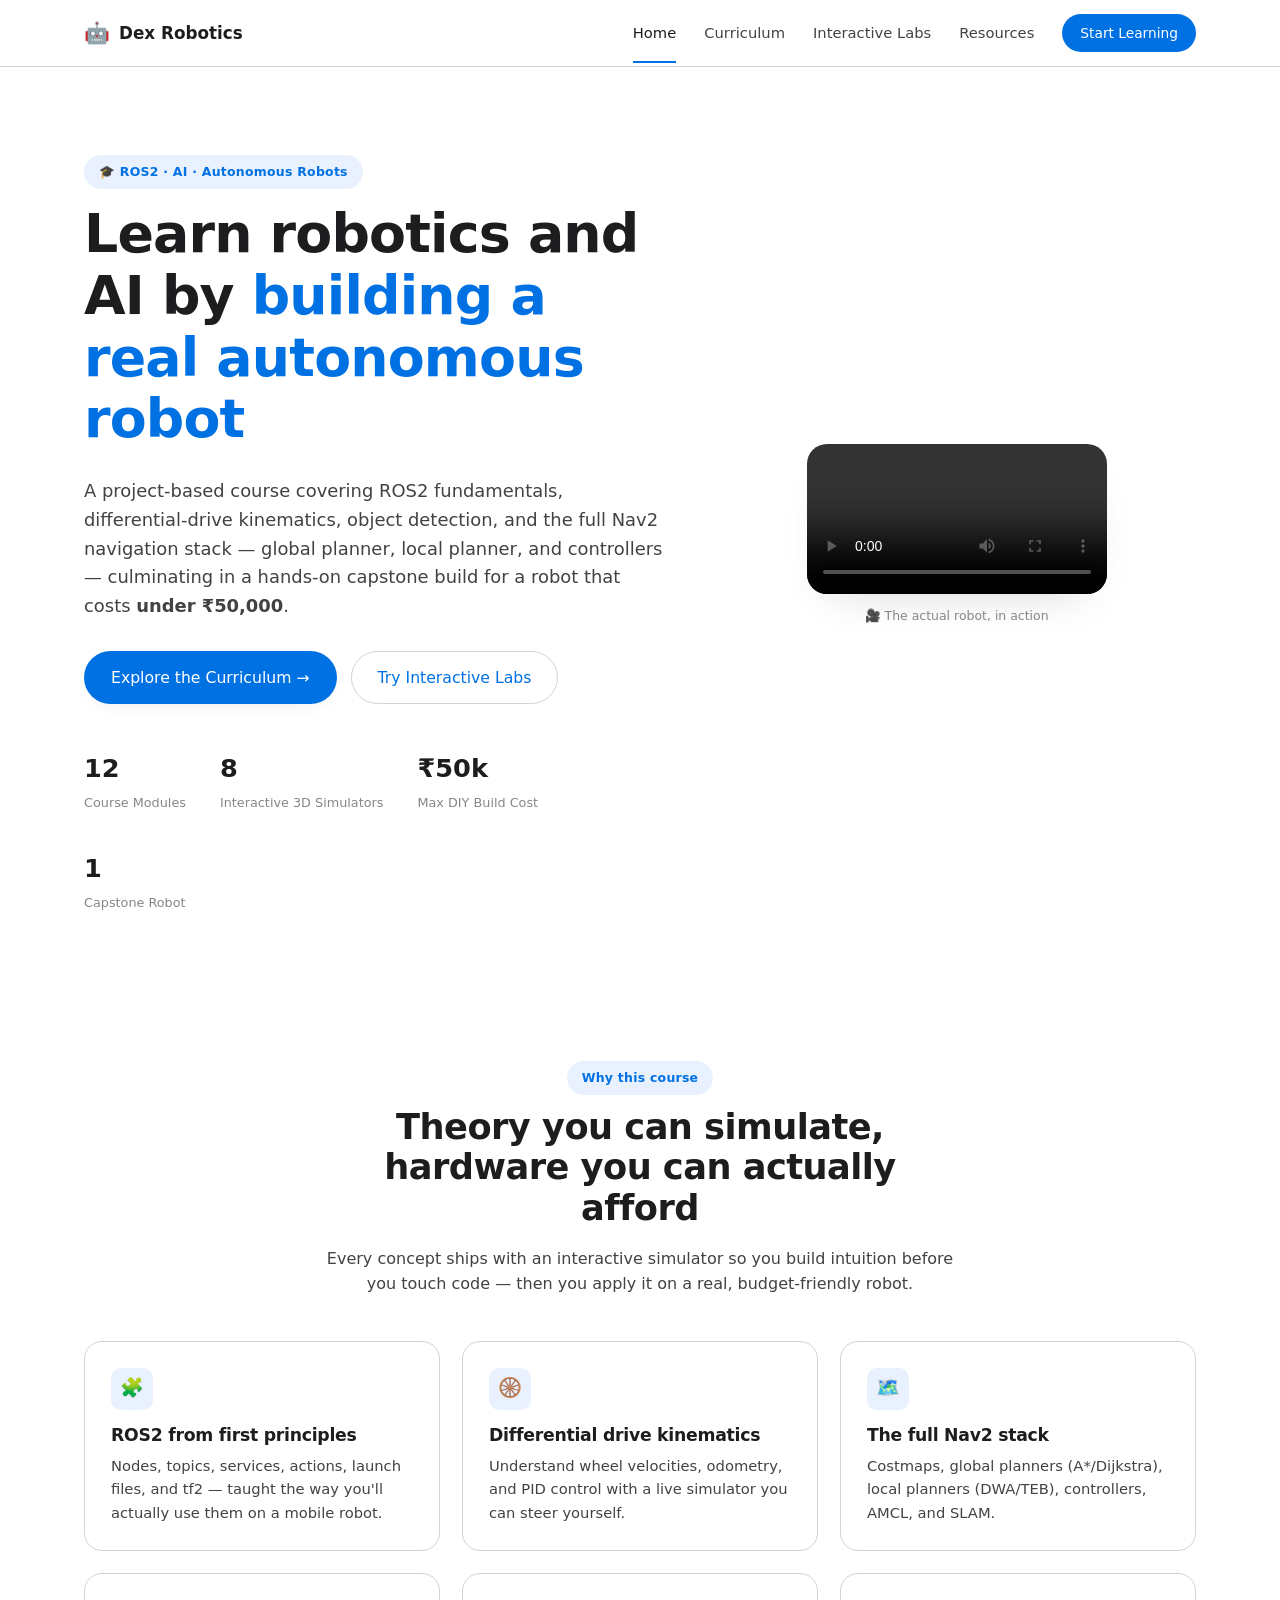
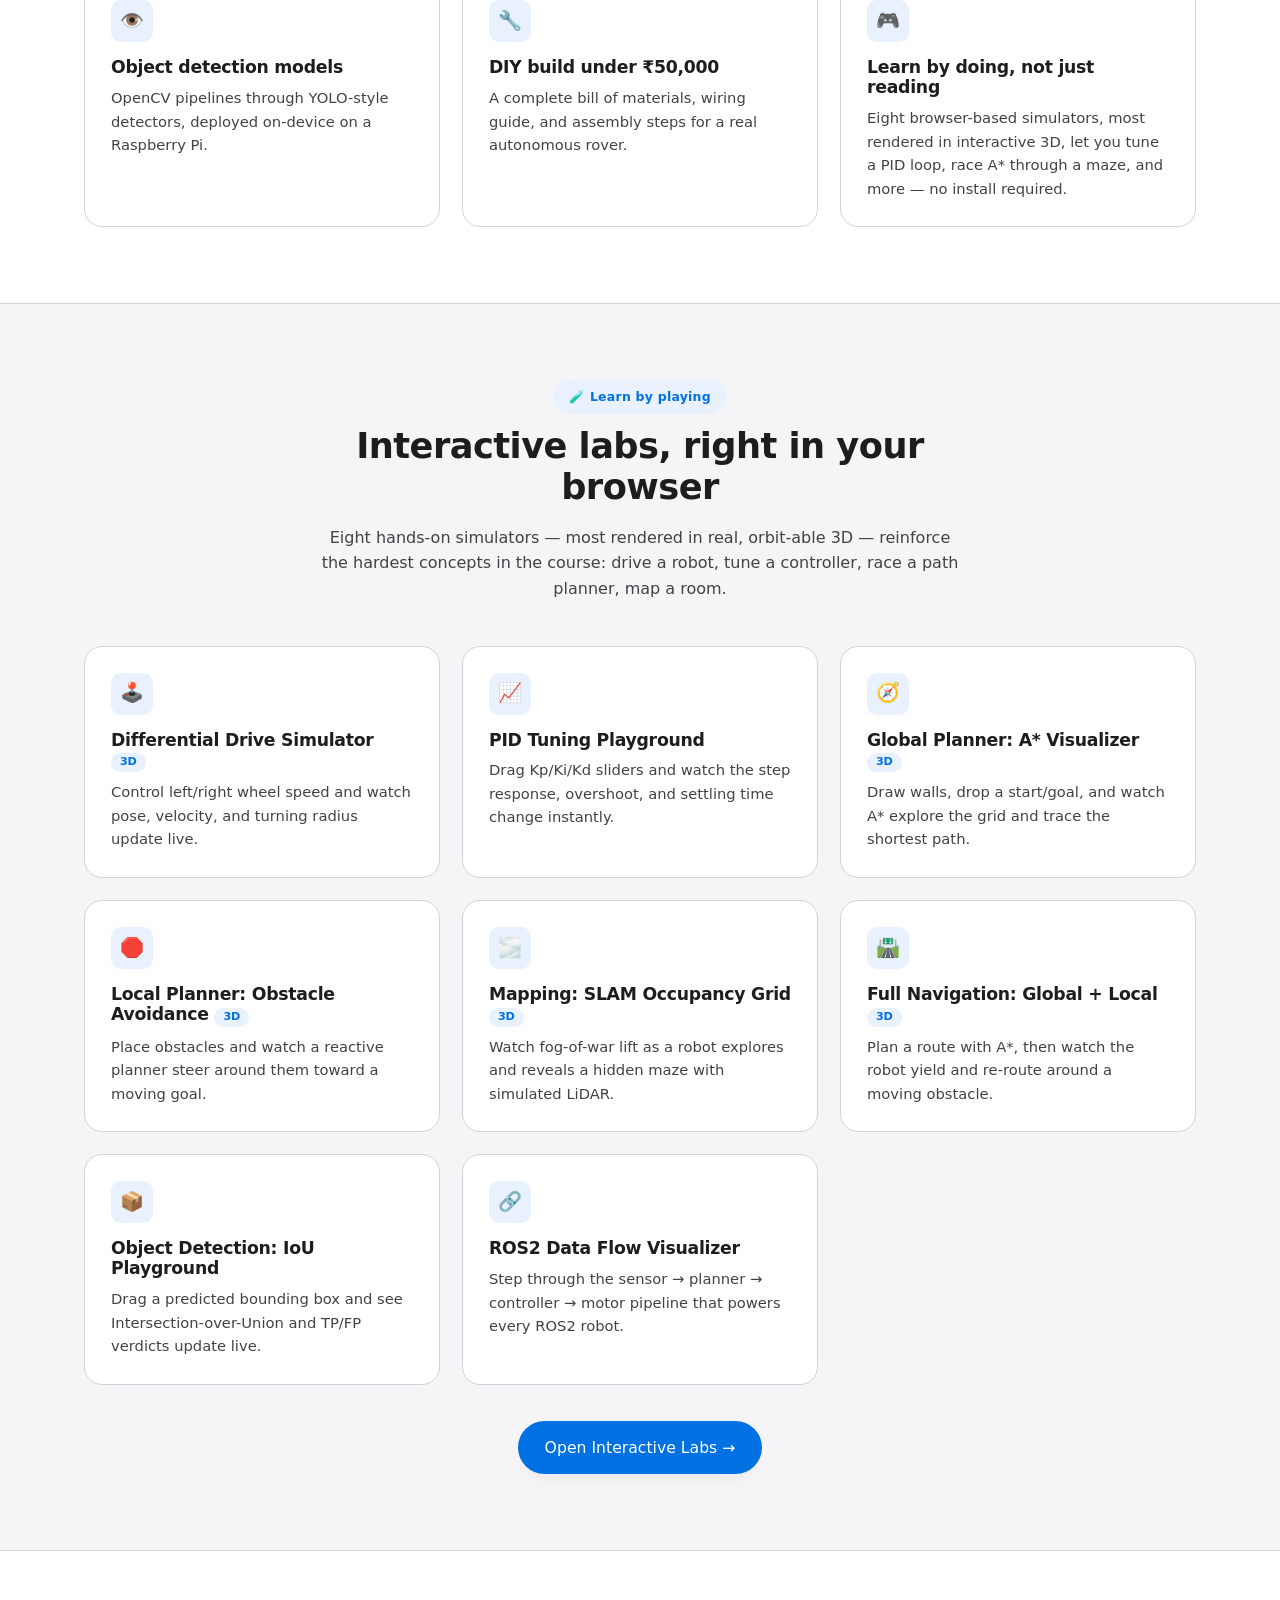
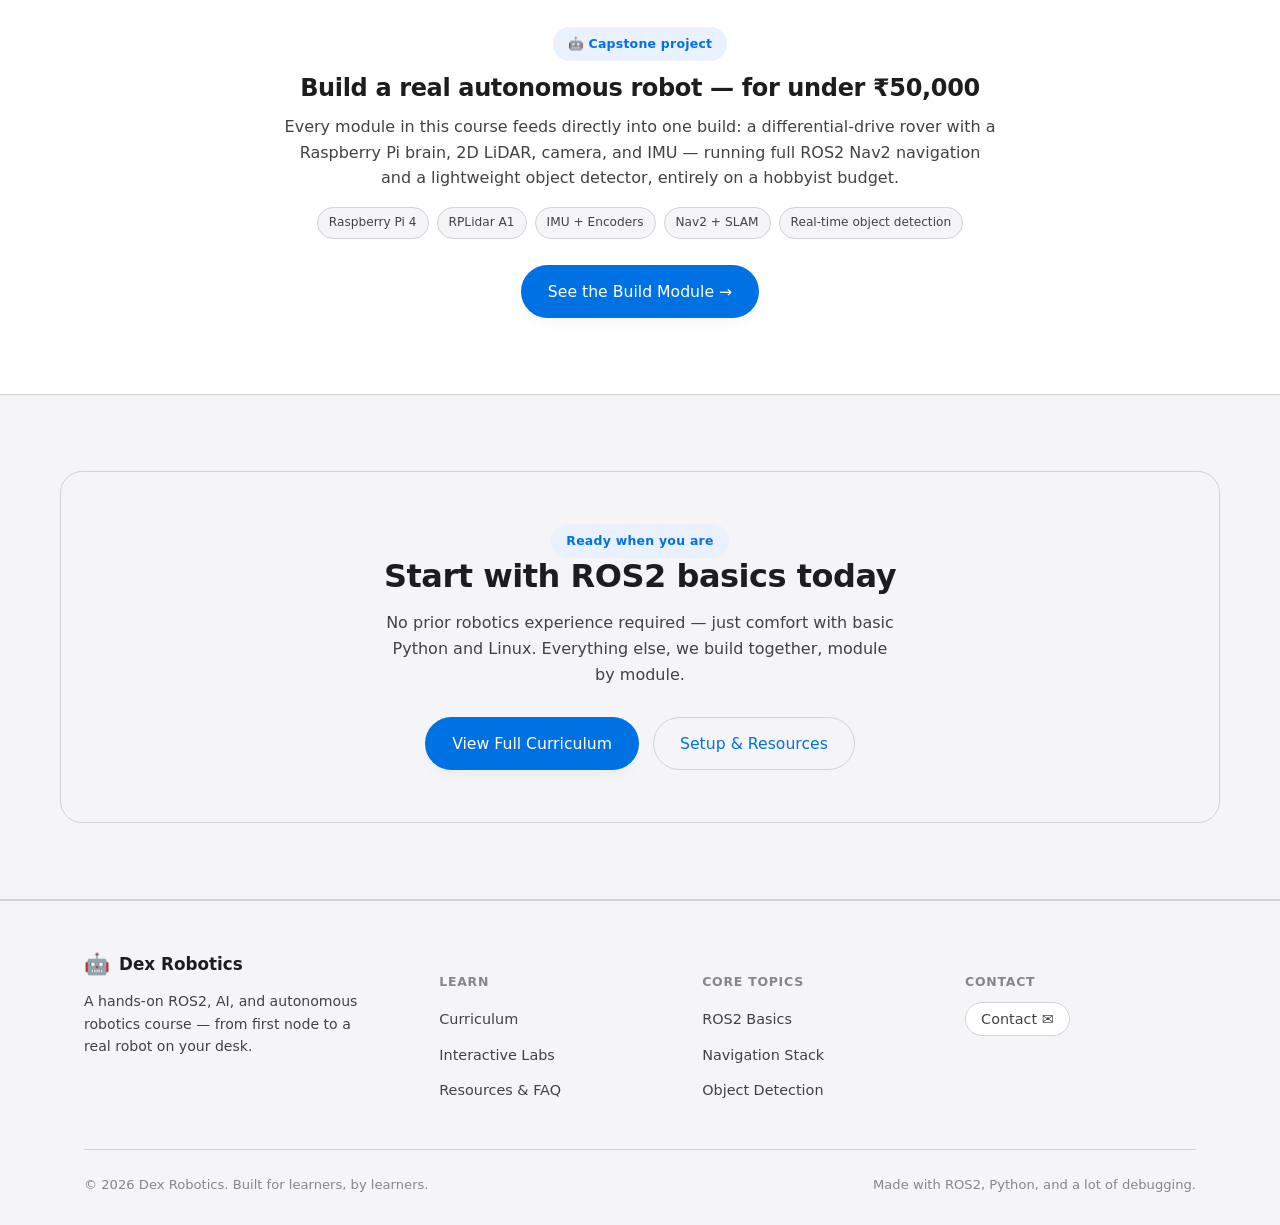
<file: index.html>
<!doctype html>
<html lang="en">
<head>
  <meta charset="UTF-8" />
  <meta name="viewport" content="width=device-width, initial-scale=1.0" />
  <title>Dex Robotics — Learn ROS2, AI &amp; Build an Autonomous Robot</title>
  <meta name="description" content="A hands-on robotics & AI course covering ROS2, differential drive kinematics, the Nav2 stack, object detection, and a DIY autonomous robot build under ₹50,000." />
  <link rel="stylesheet" href="assets/css/style.css" />
</head>
<body>

  <nav class="navbar">
    <div class="nav-inner">
      <a href="index.html" class="brand">
        <span class="logo-mark">🤖</span> Dex Robotics
      </a>
      <button class="nav-toggle" aria-label="Toggle navigation">
        <span></span><span></span><span></span>
      </button>
      <div class="nav-links">
        <a href="index.html" class="active">Home</a>
        <a href="curriculum.html">Curriculum</a>
        <a href="labs.html">Interactive Labs</a>
        <a href="resources.html">Resources</a>
        <a href="curriculum.html" class="nav-cta">Start Learning</a>
      </div>
    </div>
  </nav>

  <header class="hero">
    <div class="container hero-grid">
      <div>
        <span class="eyebrow">🎓 ROS2 · AI · Autonomous Robots</span>
        <h1>Learn robotics and AI by <span class="gradient-text">building a real autonomous robot</span></h1>
        <p class="lede">
          A project-based course covering ROS2 fundamentals, differential-drive kinematics,
          object detection, and the full Nav2 navigation stack — global planner, local planner,
          and controllers — culminating in a hands-on capstone build for a robot that costs
          <strong>under ₹50,000</strong>.
        </p>
        <div class="hero-actions">
          <a href="curriculum.html" class="btn btn-primary">Explore the Curriculum →</a>
          <a href="labs.html" class="btn btn-ghost">Try Interactive Labs</a>
        </div>
        <div class="hero-stats">
          <div class="stat"><b>12</b><span>Course Modules</span></div>
          <div class="stat"><b>8</b><span>Interactive 3D Simulators</span></div>
          <div class="stat"><b>₹50k</b><span>Max DIY Build Cost</span></div>
          <div class="stat"><b>1</b><span>Capstone Robot</span></div>
        </div>
      </div>
      <div class="hero-video">
        <video controls playsinline preload="auto">
          <source src="assets/video/robot-demo.mp4" type="video/mp4" />
          Your browser doesn't support embedded video. <a href="assets/video/robot-demo.mp4">Download the video</a> instead.
        </video>
        <span class="hero-video-caption">🎥 The actual robot, in action</span>
      </div>
    </div>
  </header>

  <section>
    <div class="container">
      <div class="section-head">
        <span class="eyebrow">Why this course</span>
        <h2>Theory you can simulate, hardware you can actually afford</h2>
        <p>Every concept ships with an interactive simulator so you build intuition before you touch code — then you apply it on a real, budget-friendly robot.</p>
      </div>
      <div class="grid grid-3">
        <div class="card">
          <div class="icon">🧩</div>
          <h3>ROS2 from first principles</h3>
          <p>Nodes, topics, services, actions, launch files, and tf2 — taught the way you'll actually use them on a mobile robot.</p>
        </div>
        <div class="card">
          <div class="icon">🛞</div>
          <h3>Differential drive kinematics</h3>
          <p>Understand wheel velocities, odometry, and PID control with a live simulator you can steer yourself.</p>
        </div>
        <div class="card">
          <div class="icon">🗺️</div>
          <h3>The full Nav2 stack</h3>
          <p>Costmaps, global planners (A*/Dijkstra), local planners (DWA/TEB), controllers, AMCL, and SLAM.</p>
        </div>
        <div class="card">
          <div class="icon">👁️</div>
          <h3>Object detection models</h3>
          <p>OpenCV pipelines through YOLO-style detectors, deployed on-device on a Raspberry Pi.</p>
        </div>
        <div class="card">
          <div class="icon">🔧</div>
          <h3>DIY build under ₹50,000</h3>
          <p>A complete bill of materials, wiring guide, and assembly steps for a real autonomous rover.</p>
        </div>
        <div class="card">
          <div class="icon">🎮</div>
          <h3>Learn by doing, not just reading</h3>
          <p>Eight browser-based simulators, most rendered in interactive 3D, let you tune a PID loop, race A* through a maze, and more — no install required.</p>
        </div>
      </div>
    </div>
  </section>

  <section class="section-alt">
    <div class="container">
      <div class="section-head">
        <span class="eyebrow">🧪 Learn by playing</span>
        <h2>Interactive labs, right in your browser</h2>
        <p>Eight hands-on simulators — most rendered in real, orbit-able 3D — reinforce the hardest concepts in the course: drive a robot, tune a controller, race a path planner, map a room.</p>
      </div>
      <div class="grid grid-3">
        <a href="labs.html#lab-diffdrive" class="card">
          <div class="icon">🕹️</div>
          <h3>Differential Drive Simulator <span class="badge-3d">3D</span></h3>
          <p>Control left/right wheel speed and watch pose, velocity, and turning radius update live.</p>
        </a>
        <a href="labs.html#lab-pid" class="card">
          <div class="icon">📈</div>
          <h3>PID Tuning Playground</h3>
          <p>Drag Kp/Ki/Kd sliders and watch the step response, overshoot, and settling time change instantly.</p>
        </a>
        <a href="labs.html#lab-astar" class="card">
          <div class="icon">🧭</div>
          <h3>Global Planner: A* Visualizer <span class="badge-3d">3D</span></h3>
          <p>Draw walls, drop a start/goal, and watch A* explore the grid and trace the shortest path.</p>
        </a>
        <a href="labs.html#lab-local" class="card">
          <div class="icon">🛑</div>
          <h3>Local Planner: Obstacle Avoidance <span class="badge-3d">3D</span></h3>
          <p>Place obstacles and watch a reactive planner steer around them toward a moving goal.</p>
        </a>
        <a href="labs.html#lab-mapping" class="card">
          <div class="icon">🌫️</div>
          <h3>Mapping: SLAM Occupancy Grid <span class="badge-3d">3D</span></h3>
          <p>Watch fog-of-war lift as a robot explores and reveals a hidden maze with simulated LiDAR.</p>
        </a>
        <a href="labs.html#lab-nav" class="card">
          <div class="icon">🛣️</div>
          <h3>Full Navigation: Global + Local <span class="badge-3d">3D</span></h3>
          <p>Plan a route with A*, then watch the robot yield and re-route around a moving obstacle.</p>
        </a>
        <a href="labs.html#lab-iou" class="card">
          <div class="icon">📦</div>
          <h3>Object Detection: IoU Playground</h3>
          <p>Drag a predicted bounding box and see Intersection-over-Union and TP/FP verdicts update live.</p>
        </a>
        <a href="labs.html#lab-ros" class="card">
          <div class="icon">🔗</div>
          <h3>ROS2 Data Flow Visualizer</h3>
          <p>Step through the sensor → planner → controller → motor pipeline that powers every ROS2 robot.</p>
        </a>
      </div>
      <div style="text-align:center; margin-top: 36px;">
        <a href="labs.html" class="btn btn-primary">Open Interactive Labs →</a>
      </div>
    </div>
  </section>

  <section>
    <div class="container" style="max-width: 760px; text-align:center;">
      <span class="eyebrow">🤖 Capstone project</span>
      <h2 style="margin-top:14px;">Build a real autonomous robot — for under ₹50,000</h2>
      <p>
        Every module in this course feeds directly into one build: a differential-drive rover with a
        Raspberry Pi brain, 2D LiDAR, camera, and IMU — running full ROS2 Nav2 navigation and a
        lightweight object detector, entirely on a hobbyist budget.
      </p>
      <ul class="pill-list" style="justify-content:center;">
        <li class="pill">Raspberry Pi 4</li>
        <li class="pill">RPLidar A1</li>
        <li class="pill">IMU + Encoders</li>
        <li class="pill">Nav2 + SLAM</li>
        <li class="pill">Real-time object detection</li>
      </ul>
      <div class="hero-actions" style="margin-top:26px; justify-content:center;">
        <a href="curriculum.html#module-11" class="btn btn-primary">See the Build Module →</a>
      </div>
    </div>
  </section>

  <section class="section-alt">
    <div class="container cta-band">
      <span class="eyebrow">Ready when you are</span>
      <h2>Start with ROS2 basics today</h2>
      <p>No prior robotics experience required — just comfort with basic Python and Linux. Everything else, we build together, module by module.</p>
      <div class="hero-actions">
        <a href="curriculum.html" class="btn btn-primary">View Full Curriculum</a>
        <a href="resources.html" class="btn btn-ghost">Setup &amp; Resources</a>
      </div>
    </div>
  </section>

  <footer>
    <div class="container">
      <div class="footer-grid">
        <div>
          <div class="brand" style="margin-bottom:12px;"><span class="logo-mark">🤖</span> Dex Robotics</div>
          <p style="font-size:0.88rem; max-width:32ch;">A hands-on ROS2, AI, and autonomous robotics course — from first node to a real robot on your desk.</p>
        </div>
        <div>
          <h5>Learn</h5>
          <ul>
            <li><a href="curriculum.html">Curriculum</a></li>
            <li><a href="labs.html">Interactive Labs</a></li>
            <li><a href="resources.html">Resources &amp; FAQ</a></li>
          </ul>
        </div>
        <div>
          <h5>Core Topics</h5>
          <ul>
            <li><a href="curriculum.html#module-3">ROS2 Basics</a></li>
            <li><a href="curriculum.html#module-7">Navigation Stack</a></li>
            <li><a href="curriculum.html#module-6">Object Detection</a></li>
          </ul>
        </div>
        <div>
          <h5>Contact</h5>
          <a href="https://mail.google.com/mail/?view=cm&fs=1&to=sidharth.jeyabalbits@gmail.com" target="_blank" rel="noopener" class="btn-sm">Contact ✉️</a>
        </div>
      </div>
      <div class="footer-bottom">
        <span>© 2026 Dex Robotics. Built for learners, by learners.</span>
        <span>Made with ROS2, Python, and a lot of debugging.</span>
      </div>
    </div>
  </footer>

  <script src="assets/js/main.js"></script>
</body>
</html>
</file>
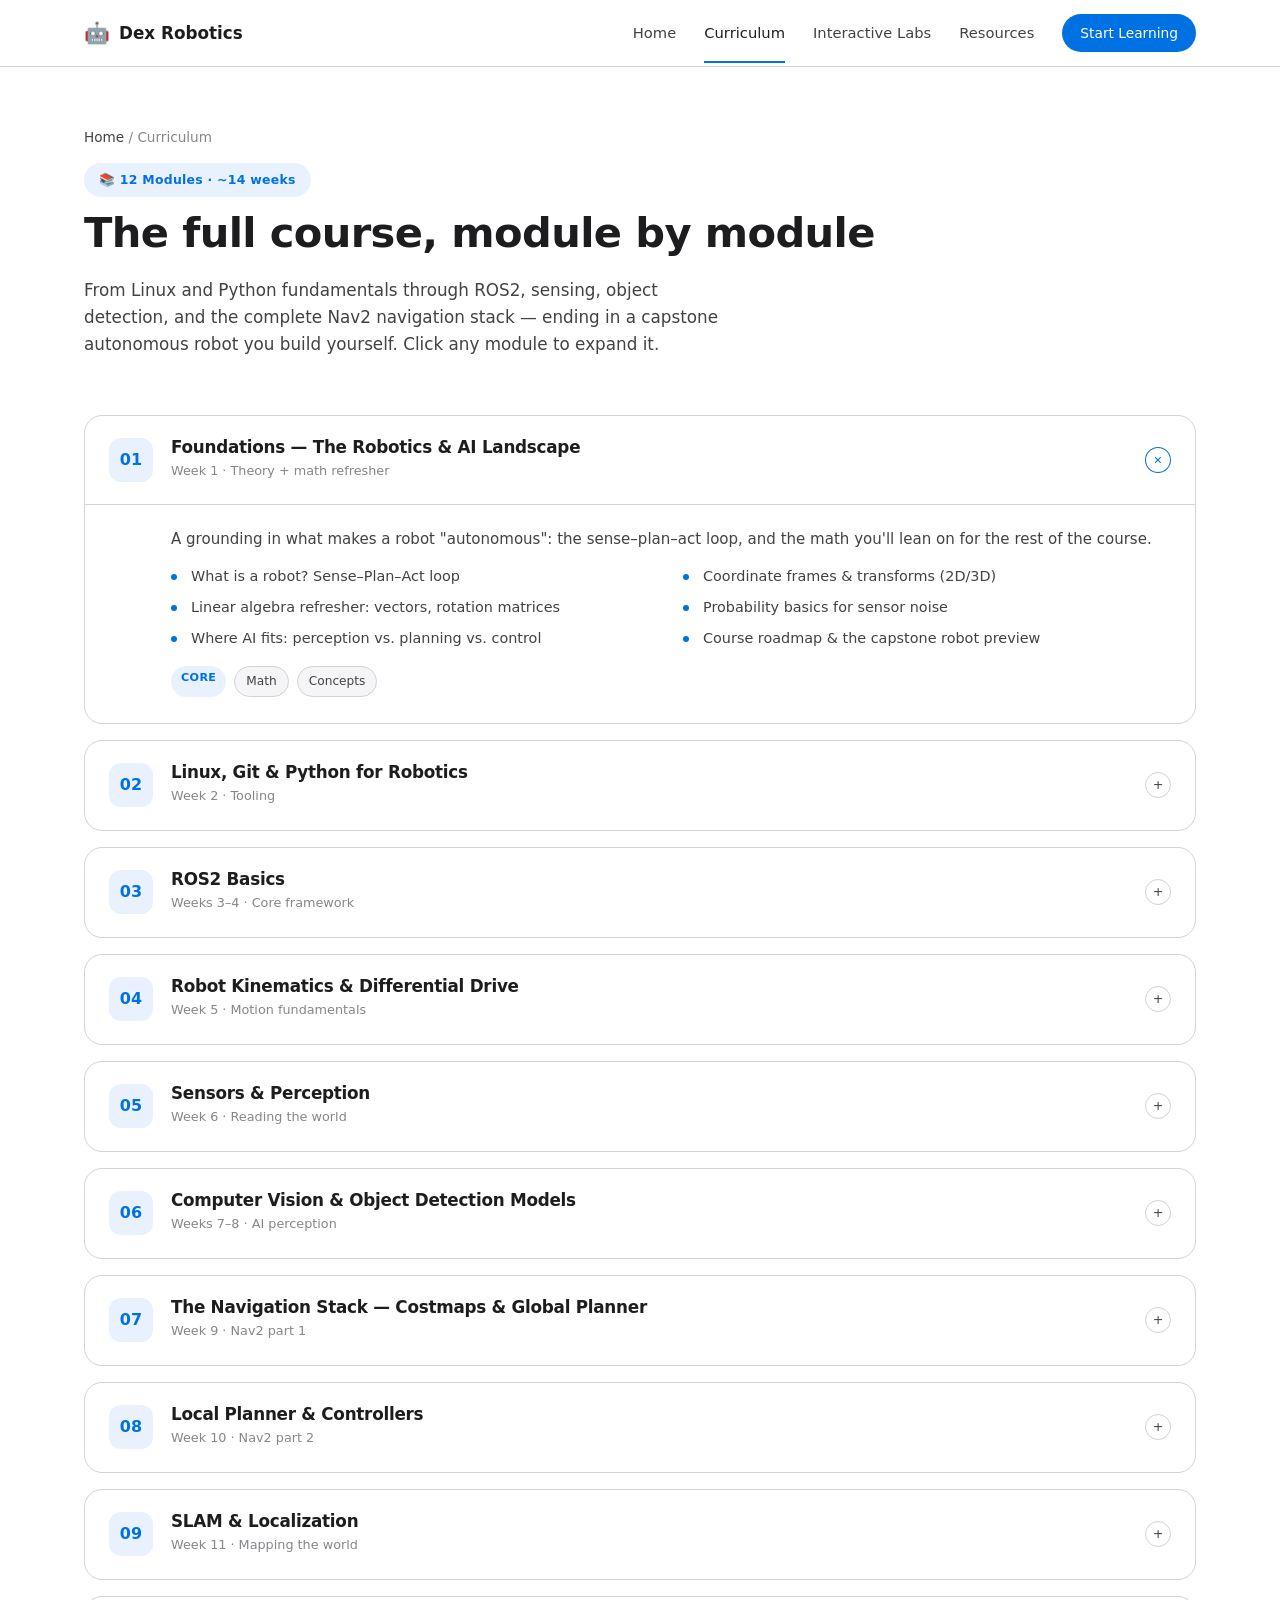
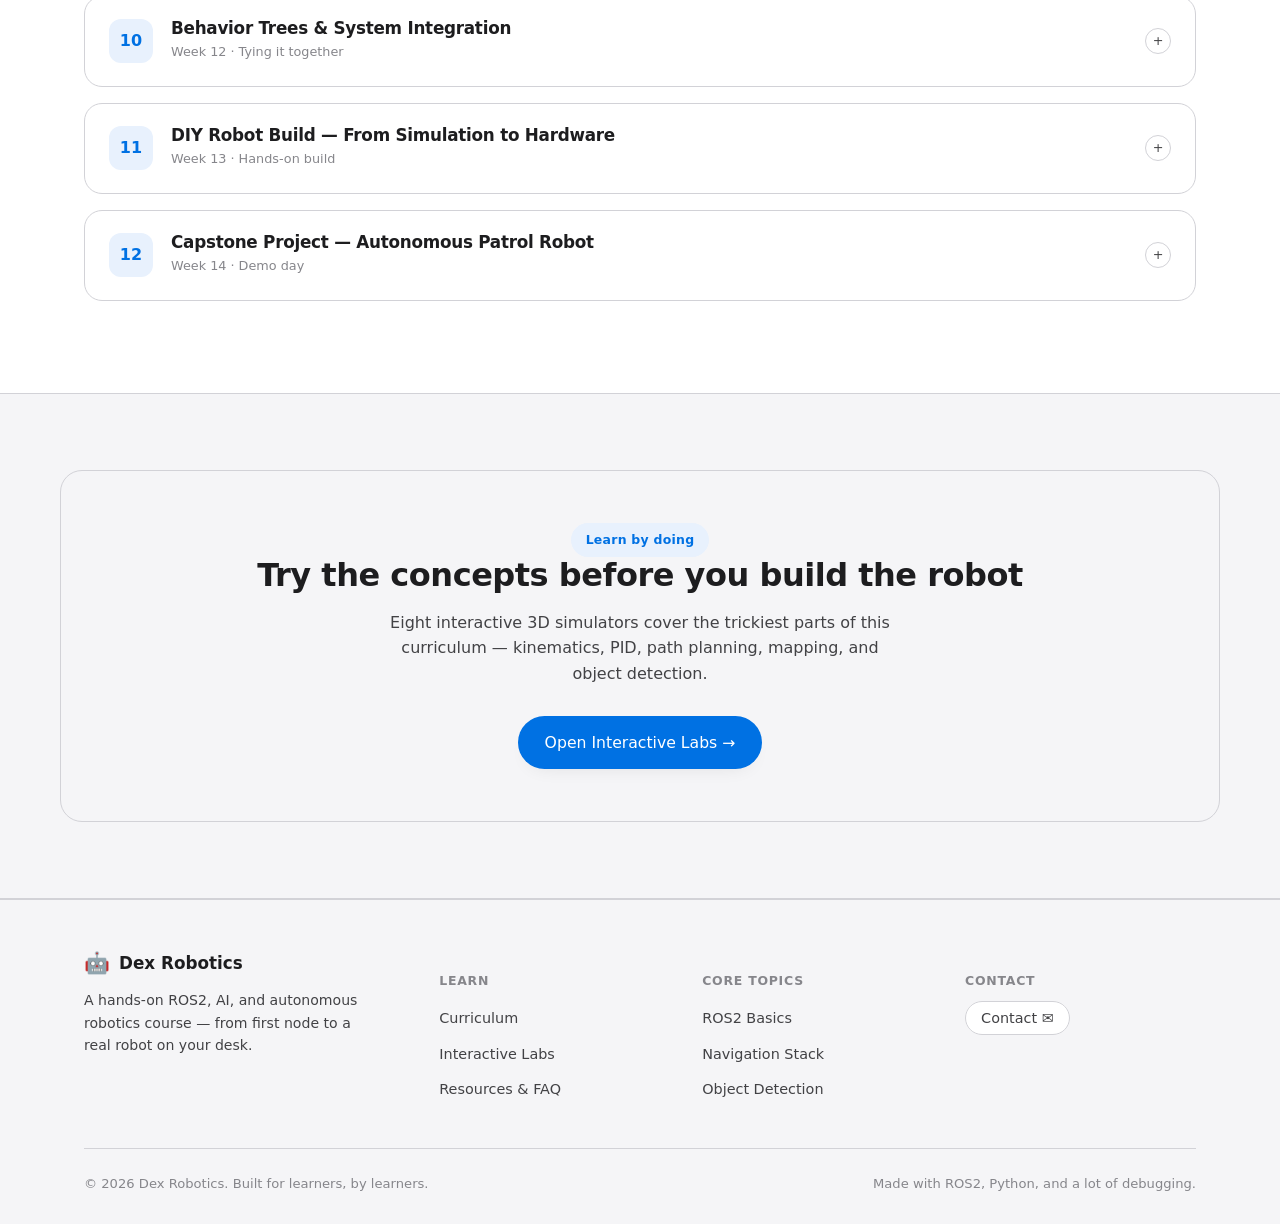
<file: curriculum.html>
<!doctype html>
<html lang="en">
<head>
  <meta charset="UTF-8" />
  <meta name="viewport" content="width=device-width, initial-scale=1.0" />
  <title>Curriculum — Dex Robotics</title>
  <meta name="description" content="Full 12-module curriculum: Linux & Python, ROS2 basics, differential drive kinematics, sensors, object detection, the Nav2 global/local planner stack, SLAM, and a capstone DIY robot build." />
  <link rel="stylesheet" href="assets/css/style.css" />
</head>
<body>

  <nav class="navbar">
    <div class="nav-inner">
      <a href="index.html" class="brand"><span class="logo-mark">🤖</span> Dex Robotics</a>
      <button class="nav-toggle" aria-label="Toggle navigation"><span></span><span></span><span></span></button>
      <div class="nav-links">
        <a href="index.html">Home</a>
        <a href="curriculum.html" class="active">Curriculum</a>
        <a href="labs.html">Interactive Labs</a>
        <a href="resources.html">Resources</a>
        <a href="curriculum.html" class="nav-cta">Start Learning</a>
      </div>
    </div>
  </nav>

  <header class="page-header">
    <div class="container">
      <div class="breadcrumb"><a href="index.html">Home</a> / Curriculum</div>
      <span class="eyebrow" style="margin-top:14px; display:inline-flex;">📚 12 Modules · ~14 weeks</span>
      <h1>The full course, module by module</h1>
      <p class="lede">From Linux and Python fundamentals through ROS2, sensing, object detection, and the complete Nav2 navigation stack — ending in a capstone autonomous robot you build yourself. Click any module to expand it.</p>
    </div>
  </header>

  <section style="padding-top:20px;">
    <div class="container">

      <div class="module" id="module-1">
        <div class="module-head">
          <div class="module-num">01</div>
          <div class="meta">
            <h3>Foundations — The Robotics &amp; AI Landscape</h3>
            <div class="duration">Week 1 · Theory + math refresher</div>
          </div>
          <div class="module-chevron">+</div>
        </div>
        <div class="module-body">
          <div class="module-body-inner">
            <p>A grounding in what makes a robot "autonomous": the sense–plan–act loop, and the math you'll lean on for the rest of the course.</p>
            <ul class="topic-list">
              <li>What is a robot? Sense–Plan–Act loop</li>
              <li>Coordinate frames &amp; transforms (2D/3D)</li>
              <li>Linear algebra refresher: vectors, rotation matrices</li>
              <li>Probability basics for sensor noise</li>
              <li>Where AI fits: perception vs. planning vs. control</li>
              <li>Course roadmap &amp; the capstone robot preview</li>
            </ul>
            <div class="module-tags"><span class="tier-badge tier-core">Core</span><span class="pill">Math</span><span class="pill">Concepts</span></div>
          </div>
        </div>
      </div>

      <div class="module" id="module-2">
        <div class="module-head">
          <div class="module-num">02</div>
          <div class="meta">
            <h3>Linux, Git &amp; Python for Robotics</h3>
            <div class="duration">Week 2 · Tooling</div>
          </div>
          <div class="module-chevron">+</div>
        </div>
        <div class="module-body">
          <div class="module-body-inner">
            <p>The everyday tooling every ROS2 developer needs before writing a single node.</p>
            <ul class="topic-list">
              <li>Ubuntu &amp; shell essentials (bash, permissions, processes)</li>
              <li>Git &amp; GitHub workflow for robotics projects</li>
              <li>Python for robotics: classes, threading basics, NumPy</li>
              <li>Virtual environments &amp; dependency management</li>
              <li>SSH &amp; remote development on a Raspberry Pi</li>
              <li>Debugging tools: htop, journalctl, tmux</li>
            </ul>
            <div class="module-tags"><span class="tier-badge tier-core">Core</span><span class="pill">Linux</span><span class="pill">Python</span></div>
          </div>
        </div>
      </div>

      <div class="module" id="module-3">
        <div class="module-head">
          <div class="module-num">03</div>
          <div class="meta">
            <h3>ROS2 Basics</h3>
            <div class="duration">Weeks 3–4 · Core framework</div>
          </div>
          <div class="module-chevron">+</div>
        </div>
        <div class="module-body">
          <div class="module-body-inner">
            <p>The ROS2 mental model: how independent nodes talk to each other, and the tools to inspect that traffic live.</p>
            <ul class="topic-list">
              <li>Nodes, topics, publishers &amp; subscribers</li>
              <li>Services vs. actions — when to use each</li>
              <li>Packages, workspaces &amp; <code>colcon build</code></li>
              <li>Launch files &amp; parameters (YAML)</li>
              <li>tf2: transforms between frames</li>
              <li>rviz2 &amp; rqt for visualization and debugging</li>
              <li>Writing your first Python (rclpy) node</li>
            </ul>
            <div class="module-tags"><span class="tier-badge tier-core">Core</span><span class="pill">ROS2</span><span class="pill">rclpy</span></div>
            <div class="callout callout-tip" style="margin-top:20px;">
              <span class="glyph">🔗</span>
              <p><strong>Try it live:</strong> jump to the <a href="labs.html#lab-ros">ROS2 Data Flow Visualizer</a> lab to see nodes and topics animate through a real navigation pipeline.</p>
            </div>
          </div>
        </div>
      </div>

      <div class="module" id="module-4">
        <div class="module-head">
          <div class="module-num">04</div>
          <div class="meta">
            <h3>Robot Kinematics &amp; Differential Drive</h3>
            <div class="duration">Week 5 · Motion fundamentals</div>
          </div>
          <div class="module-chevron">+</div>
        </div>
        <div class="module-body">
          <div class="module-body-inner">
            <p>How two independently driven wheels turn into a robot's linear and angular velocity — and how to keep track of where the robot actually is.</p>
            <ul class="topic-list">
              <li>Differential drive kinematics: v, ω from wheel speeds</li>
              <li>Wheel encoders &amp; odometry integration</li>
              <li>IMU basics &amp; sensor fusion (complementary/Kalman intro)</li>
              <li>PID control for wheel velocity</li>
              <li>Publishing <code>/odom</code> and the odom → base_link transform</li>
              <li>Common drivetrain mistakes and how to avoid them</li>
            </ul>
            <div class="module-tags"><span class="tier-badge tier-core">Core</span><span class="pill">Kinematics</span><span class="pill">PID</span></div>
            <div class="callout callout-tip" style="margin-top:20px;">
              <span class="glyph">🕹️</span>
              <p><strong>Try it live:</strong> steer a virtual robot in the <a href="labs.html#lab-diffdrive">Differential Drive Simulator</a>, then tune a loop in the <a href="labs.html#lab-pid">PID Playground</a>.</p>
            </div>
          </div>
        </div>
      </div>

      <div class="module" id="module-5">
        <div class="module-head">
          <div class="module-num">05</div>
          <div class="meta">
            <h3>Sensors &amp; Perception</h3>
            <div class="duration">Week 6 · Reading the world</div>
          </div>
          <div class="module-chevron">+</div>
        </div>
        <div class="module-body">
          <div class="module-body-inner">
            <p>The sensor suite that turns a blind chassis into a robot that understands its surroundings.</p>
            <ul class="topic-list">
              <li>2D LiDAR: <code>sensor_msgs/LaserScan</code></li>
              <li>Cameras: intrinsics, calibration, image topics</li>
              <li>Ultrasonic &amp; IR proximity sensors</li>
              <li>IMU: accelerometer, gyroscope, magnetometer</li>
              <li>Sensor fusion basics for a mobile base</li>
              <li>Noise, drift, and how to sanity-check sensor data</li>
            </ul>
            <div class="module-tags"><span class="tier-badge tier-core">Core</span><span class="pill">LiDAR</span><span class="pill">Camera</span><span class="pill">IMU</span></div>
          </div>
        </div>
      </div>

      <div class="module" id="module-6">
        <div class="module-head">
          <div class="module-num">06</div>
          <div class="meta">
            <h3>Computer Vision &amp; Object Detection Models</h3>
            <div class="duration">Weeks 7–8 · AI perception</div>
          </div>
          <div class="module-chevron">+</div>
        </div>
        <div class="module-body">
          <div class="module-body-inner">
            <p>From classic image processing to real-time neural object detectors running on-device.</p>
            <ul class="topic-list">
              <li>OpenCV fundamentals: filtering, contours, color thresholds</li>
              <li>CNNs in 20 minutes: convolution, pooling, feature maps</li>
              <li>Object detection models: YOLO family, SSD, MobileNet-SSD</li>
              <li>Evaluating detectors: IoU, precision/recall, NMS</li>
              <li>Model optimization: quantization, ONNX, TensorRT</li>
              <li>Deploying a detector on Raspberry Pi / Jetson inside ROS2</li>
              <li>Publishing detections as <code>vision_msgs</code></li>
            </ul>
            <div class="module-tags"><span class="tier-badge tier-core">Core</span><span class="pill">OpenCV</span><span class="pill">YOLO</span><span class="pill">Edge AI</span></div>
            <div class="callout callout-tip" style="margin-top:20px;">
              <span class="glyph">📦</span>
              <p><strong>Try it live:</strong> drag boxes and watch scoring change in the <a href="labs.html#lab-iou">IoU Playground</a> — the exact metric used to grade detectors like YOLO.</p>
            </div>
          </div>
        </div>
      </div>

      <div class="module" id="module-7">
        <div class="module-head">
          <div class="module-num">07</div>
          <div class="meta">
            <h3>The Navigation Stack — Costmaps &amp; Global Planner</h3>
            <div class="duration">Week 9 · Nav2 part 1</div>
          </div>
          <div class="module-chevron">+</div>
        </div>
        <div class="module-body">
          <div class="module-body-inner">
            <p>How Nav2 turns a map and a goal pose into a safe path across the environment.</p>
            <ul class="topic-list">
              <li>Nav2 architecture overview: servers &amp; lifecycle nodes</li>
              <li>Costmap2D: static, obstacle, and inflation layers</li>
              <li>Global planners: Dijkstra, A*, NavFn, Smac Planner</li>
              <li>Heuristics &amp; grid vs. graph-based planning</li>
              <li>Global vs. local planning — why you need both</li>
              <li>Configuring planner plugins via YAML</li>
            </ul>
            <div class="module-tags"><span class="tier-badge tier-core">Core</span><span class="pill">Nav2</span><span class="pill">A*</span><span class="pill">Costmaps</span></div>
            <div class="callout callout-tip" style="margin-top:20px;">
              <span class="glyph">🧭</span>
              <p><strong>Try it live:</strong> draw your own maze and race A* to the goal in the <a href="labs.html#lab-astar">Global Planner Visualizer</a>.</p>
            </div>
          </div>
        </div>
      </div>

      <div class="module" id="module-8">
        <div class="module-head">
          <div class="module-num">08</div>
          <div class="meta">
            <h3>Local Planner &amp; Controllers</h3>
            <div class="duration">Week 10 · Nav2 part 2</div>
          </div>
          <div class="module-chevron">+</div>
        </div>
        <div class="module-body">
          <div class="module-body-inner">
            <p>Turning a global path into safe, real-time velocity commands that react to obstacles the map didn't know about.</p>
            <ul class="topic-list">
              <li>Local planners: DWA (Dynamic Window Approach), TEB</li>
              <li>Trajectory scoring: obstacle cost, path alignment, speed</li>
              <li>Controllers: Regulated Pure Pursuit, velocity smoothing</li>
              <li>Publishing <code>/cmd_vel</code> and closing the control loop</li>
              <li>Recovery behaviors: spin, back-up, clear costmap</li>
              <li>Tuning for a small differential-drive base</li>
            </ul>
            <div class="module-tags"><span class="tier-badge tier-core">Core</span><span class="pill">DWA</span><span class="pill">Controllers</span></div>
            <div class="callout callout-tip" style="margin-top:20px;">
              <span class="glyph">🛑</span>
              <p><strong>Try it live:</strong> place obstacles and watch a reactive planner steer around them in the <a href="labs.html#lab-local">Local Planner Lab</a>, or see global and local planning work together in the <a href="labs.html#lab-nav">Navigation Lab</a>.</p>
            </div>
          </div>
        </div>
      </div>

      <div class="module" id="module-9">
        <div class="module-head">
          <div class="module-num">09</div>
          <div class="meta">
            <h3>SLAM &amp; Localization</h3>
            <div class="duration">Week 11 · Mapping the world</div>
          </div>
          <div class="module-chevron">+</div>
        </div>
        <div class="module-body">
          <div class="module-body-inner">
            <p>Building a map from scratch, and figuring out where your robot is inside one it already has.</p>
            <ul class="topic-list">
              <li>Mapping vs. localization — the two halves of SLAM</li>
              <li>slam_toolbox for 2D LiDAR mapping</li>
              <li>AMCL: particle-filter localization on a known map</li>
              <li>Saving &amp; loading maps (<code>map_server</code>)</li>
              <li>Loop closure &amp; drift correction, briefly</li>
              <li>When to remap vs. relocalize</li>
            </ul>
            <div class="module-tags"><span class="tier-badge tier-core">Core</span><span class="pill">SLAM</span><span class="pill">AMCL</span></div>
            <div class="callout callout-tip" style="margin-top:20px;">
              <span class="glyph">🌫️</span>
              <p><strong>Try it live:</strong> watch fog-of-war lift as a robot explores a hidden maze in the <a href="labs.html#lab-mapping">Mapping (SLAM) Lab</a>.</p>
            </div>
          </div>
        </div>
      </div>

      <div class="module" id="module-10">
        <div class="module-head">
          <div class="module-num">10</div>
          <div class="meta">
            <h3>Behavior Trees &amp; System Integration</h3>
            <div class="duration">Week 12 · Tying it together</div>
          </div>
          <div class="module-chevron">+</div>
        </div>
        <div class="module-body">
          <div class="module-body-inner">
            <p>How Nav2 sequences planning, recovery, and detection into one coherent autonomous behavior.</p>
            <ul class="topic-list">
              <li>BT Navigator &amp; behavior tree basics</li>
              <li>Composing custom behavior trees (XML)</li>
              <li>Multi-node system architecture for a full robot stack</li>
              <li>Combining navigation with object detection (e.g. "patrol &amp; report")</li>
              <li>Logging, diagnostics, and <code>ros2 bag</code> for debugging</li>
            </ul>
            <div class="module-tags"><span class="tier-badge tier-core">Core</span><span class="pill">Behavior Trees</span><span class="pill">Integration</span></div>
            <div class="callout callout-tip" style="margin-top:20px;">
              <span class="glyph">🛣️</span>
              <p><strong>Try it live:</strong> watch a recovery behavior in action — block the path in the <a href="labs.html#lab-nav">Navigation Lab</a> and see it replan automatically.</p>
            </div>
          </div>
        </div>
      </div>

      <div class="module" id="module-11">
        <div class="module-head">
          <div class="module-num">11</div>
          <div class="meta">
            <h3>DIY Robot Build — From Simulation to Hardware</h3>
            <div class="duration">Week 13 · Hands-on build</div>
          </div>
          <div class="module-chevron">+</div>
        </div>
        <div class="module-body">
          <div class="module-body-inner">
            <p>Everything from modules 1–10, now applied to real hardware costing under ₹50,000.</p>
            <ul class="topic-list">
              <li>Chassis assembly &amp; motor wiring</li>
              <li>Flashing &amp; configuring the Raspberry Pi</li>
              <li>Bringing up ROS2 drivers for motors, LiDAR &amp; camera</li>
              <li>Calibrating odometry on real hardware</li>
              <li>Running Nav2 + SLAM on the physical robot</li>
              <li>Safety: e-stops, current limits, battery care</li>
            </ul>
            <div class="module-tags"><span class="tier-badge tier-core">Core</span><span class="pill">Hardware</span><span class="pill">Budget build</span></div>
          </div>
        </div>
      </div>

      <div class="module" id="module-12">
        <div class="module-head">
          <div class="module-num">12</div>
          <div class="meta">
            <h3>Capstone Project — Autonomous Patrol Robot</h3>
            <div class="duration">Week 14 · Demo day</div>
          </div>
          <div class="module-chevron">+</div>
        </div>
        <div class="module-body">
          <div class="module-body-inner">
            <p>Bring every module together into one demo: a robot that maps a room, localizes itself, navigates to waypoints, and reports what it sees.</p>
            <ul class="topic-list">
              <li>Define a mission: patrol route + object-of-interest detection</li>
              <li>Integrate SLAM, Nav2, and your object detector</li>
              <li>Handle edge cases: dynamic obstacles, lost localization</li>
              <li>Record a demo run with <code>ros2 bag</code></li>
              <li>Present &amp; document your build</li>
            </ul>
            <div class="module-tags"><span class="tier-badge tier-core">Core</span><span class="pill">Capstone</span><span class="pill">Demo</span></div>
          </div>
        </div>
      </div>

    </div>
  </section>

  <section class="section-alt">
    <div class="container cta-band">
      <span class="eyebrow">Learn by doing</span>
      <h2>Try the concepts before you build the robot</h2>
      <p>Eight interactive 3D simulators cover the trickiest parts of this curriculum — kinematics, PID, path planning, mapping, and object detection.</p>
      <div class="hero-actions"><a href="labs.html" class="btn btn-primary">Open Interactive Labs →</a></div>
    </div>
  </section>

  <footer>
    <div class="container">
      <div class="footer-grid">
        <div>
          <div class="brand" style="margin-bottom:12px;"><span class="logo-mark">🤖</span> Dex Robotics</div>
          <p style="font-size:0.88rem; max-width:32ch;">A hands-on ROS2, AI, and autonomous robotics course — from first node to a real robot on your desk.</p>
        </div>
        <div>
          <h5>Learn</h5>
          <ul>
            <li><a href="curriculum.html">Curriculum</a></li>
            <li><a href="labs.html">Interactive Labs</a></li>
            <li><a href="resources.html">Resources &amp; FAQ</a></li>
          </ul>
        </div>
        <div>
          <h5>Core Topics</h5>
          <ul>
            <li><a href="curriculum.html#module-3">ROS2 Basics</a></li>
            <li><a href="curriculum.html#module-7">Navigation Stack</a></li>
            <li><a href="curriculum.html#module-6">Object Detection</a></li>
          </ul>
        </div>
        <div>
          <h5>Contact</h5>
          <a href="https://mail.google.com/mail/?view=cm&fs=1&to=sidharth.jeyabalbits@gmail.com" target="_blank" rel="noopener" class="btn-sm">Contact ✉️</a>
        </div>
      </div>
      <div class="footer-bottom">
        <span>© 2026 Dex Robotics. Built for learners, by learners.</span>
        <span>Made with ROS2, Python, and a lot of debugging.</span>
      </div>
    </div>
  </footer>

  <script src="assets/js/main.js"></script>
</body>
</html>
</file>
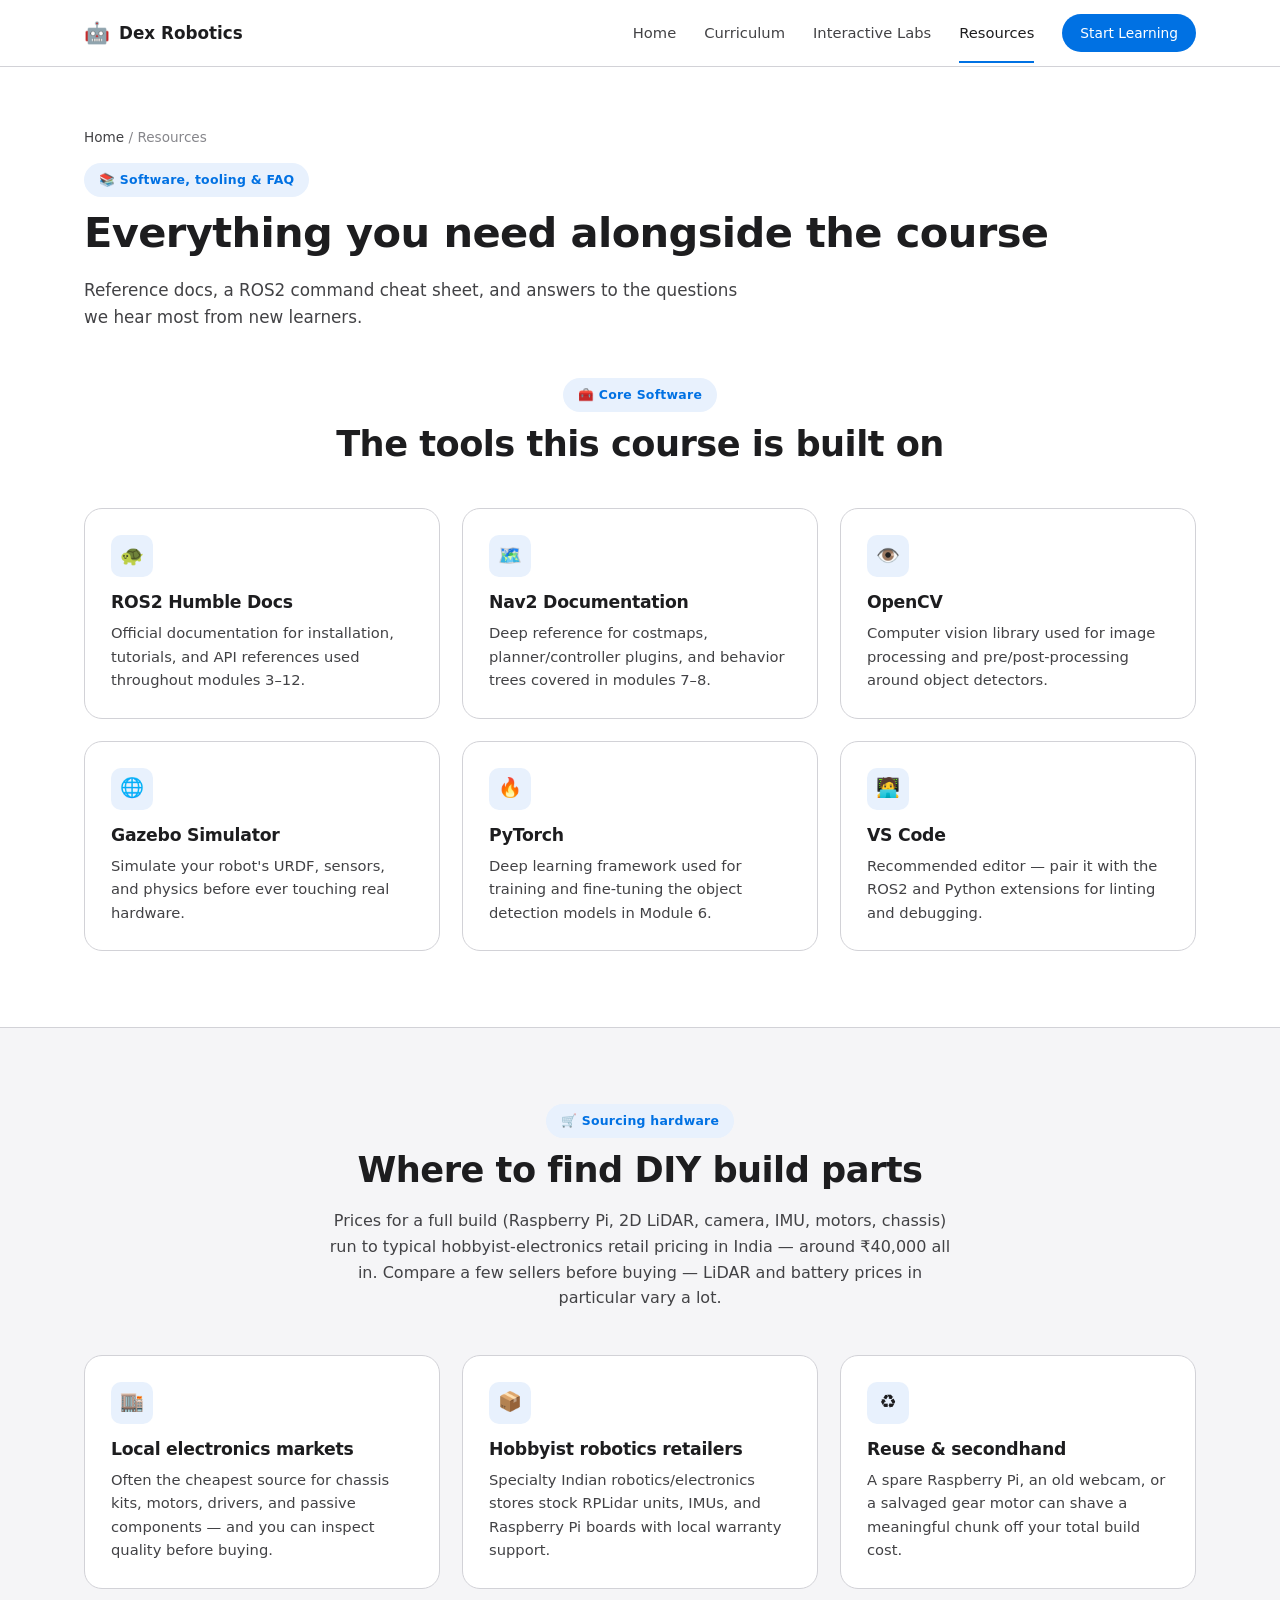
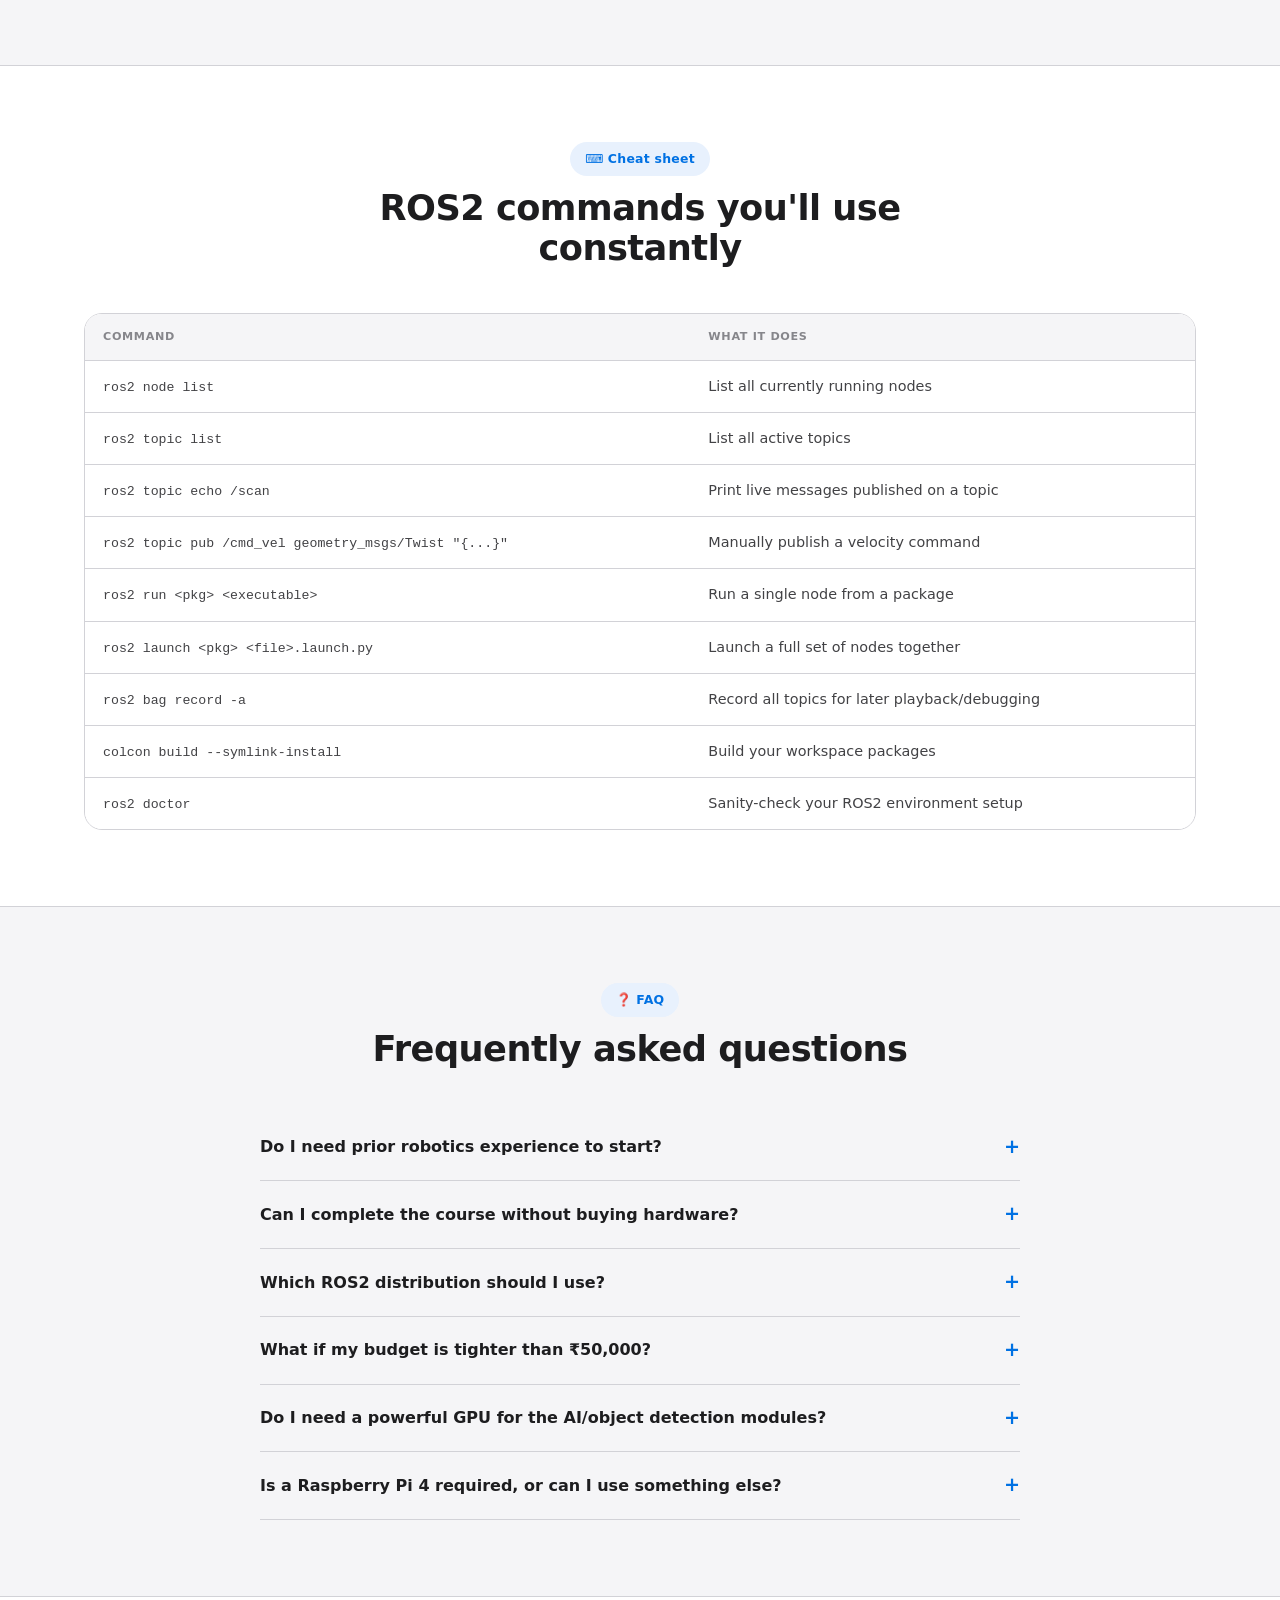
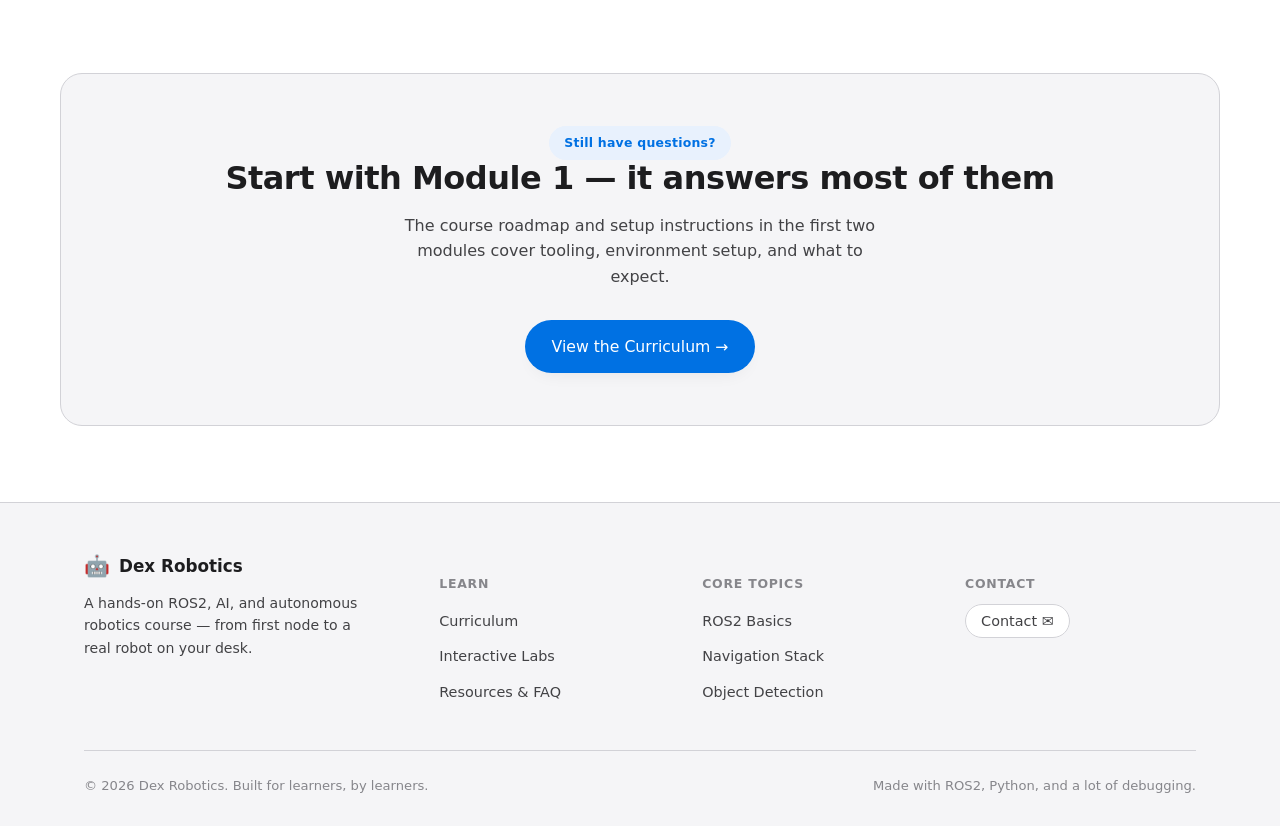
<file: resources.html>
<!doctype html>
<html lang="en">
<head>
  <meta charset="UTF-8" />
  <meta name="viewport" content="width=device-width, initial-scale=1.0" />
  <title>Resources &amp; FAQ — Dex Robotics</title>
  <meta name="description" content="Software, tooling, ROS2 CLI cheat sheet, and frequently asked questions for the Dex Robotics robotics and AI course." />
  <link rel="stylesheet" href="assets/css/style.css" />
</head>
<body>

  <nav class="navbar">
    <div class="nav-inner">
      <a href="index.html" class="brand"><span class="logo-mark">🤖</span> Dex Robotics</a>
      <button class="nav-toggle" aria-label="Toggle navigation"><span></span><span></span><span></span></button>
      <div class="nav-links">
        <a href="index.html">Home</a>
        <a href="curriculum.html">Curriculum</a>
        <a href="labs.html">Interactive Labs</a>
        <a href="resources.html" class="active">Resources</a>
        <a href="curriculum.html" class="nav-cta">Start Learning</a>
      </div>
    </div>
  </nav>

  <header class="page-header">
    <div class="container">
      <div class="breadcrumb"><a href="index.html">Home</a> / Resources</div>
      <span class="eyebrow" style="margin-top:14px; display:inline-flex;">📚 Software, tooling &amp; FAQ</span>
      <h1>Everything you need alongside the course</h1>
      <p class="lede">Reference docs, a ROS2 command cheat sheet, and answers to the questions we hear most from new learners.</p>
    </div>
  </header>

  <section style="padding-top:10px;">
    <div class="container">
      <div class="section-head">
        <span class="eyebrow">🧰 Core Software</span>
        <h2>The tools this course is built on</h2>
      </div>
      <div class="grid grid-3">
        <a class="card" href="https://docs.ros.org/en/humble/" target="_blank" rel="noopener">
          <div class="icon">🐢</div>
          <h3>ROS2 Humble Docs</h3>
          <p>Official documentation for installation, tutorials, and API references used throughout modules 3–12.</p>
        </a>
        <a class="card" href="https://navigation.ros.org/" target="_blank" rel="noopener">
          <div class="icon">🗺️</div>
          <h3>Nav2 Documentation</h3>
          <p>Deep reference for costmaps, planner/controller plugins, and behavior trees covered in modules 7–8.</p>
        </a>
        <a class="card" href="https://opencv.org/" target="_blank" rel="noopener">
          <div class="icon">👁️</div>
          <h3>OpenCV</h3>
          <p>Computer vision library used for image processing and pre/post-processing around object detectors.</p>
        </a>
        <a class="card" href="https://gazebosim.org/" target="_blank" rel="noopener">
          <div class="icon">🌐</div>
          <h3>Gazebo Simulator</h3>
          <p>Simulate your robot's URDF, sensors, and physics before ever touching real hardware.</p>
        </a>
        <a class="card" href="https://pytorch.org/" target="_blank" rel="noopener">
          <div class="icon">🔥</div>
          <h3>PyTorch</h3>
          <p>Deep learning framework used for training and fine-tuning the object detection models in Module 6.</p>
        </a>
        <a class="card" href="https://code.visualstudio.com/" target="_blank" rel="noopener">
          <div class="icon">🧑‍💻</div>
          <h3>VS Code</h3>
          <p>Recommended editor — pair it with the ROS2 and Python extensions for linting and debugging.</p>
        </a>
      </div>
    </div>
  </section>

  <section class="section-alt">
    <div class="container">
      <div class="section-head">
        <span class="eyebrow">🛒 Sourcing hardware</span>
        <h2>Where to find DIY build parts</h2>
        <p>Prices for a full build (Raspberry Pi, 2D LiDAR, camera, IMU, motors, chassis) run to typical hobbyist-electronics retail pricing in India — around ₹40,000 all in. Compare a few sellers before buying — LiDAR and battery prices in particular vary a lot.</p>
      </div>
      <div class="grid grid-3">
        <div class="card">
          <div class="icon">🏬</div>
          <h3>Local electronics markets</h3>
          <p>Often the cheapest source for chassis kits, motors, drivers, and passive components — and you can inspect quality before buying.</p>
        </div>
        <div class="card">
          <div class="icon">📦</div>
          <h3>Hobbyist robotics retailers</h3>
          <p>Specialty Indian robotics/electronics stores stock RPLidar units, IMUs, and Raspberry Pi boards with local warranty support.</p>
        </div>
        <div class="card">
          <div class="icon">♻️</div>
          <h3>Reuse &amp; secondhand</h3>
          <p>A spare Raspberry Pi, an old webcam, or a salvaged gear motor can shave a meaningful chunk off your total build cost.</p>
        </div>
      </div>
    </div>
  </section>

  <section>
    <div class="container">
      <div class="section-head">
        <span class="eyebrow">⌨️ Cheat sheet</span>
        <h2>ROS2 commands you'll use constantly</h2>
      </div>
      <div class="table-wrap">
        <table>
          <thead>
            <tr><th>Command</th><th>What it does</th></tr>
          </thead>
          <tbody>
            <tr><td><code>ros2 node list</code></td><td>List all currently running nodes</td></tr>
            <tr><td><code>ros2 topic list</code></td><td>List all active topics</td></tr>
            <tr><td><code>ros2 topic echo /scan</code></td><td>Print live messages published on a topic</td></tr>
            <tr><td><code>ros2 topic pub /cmd_vel geometry_msgs/Twist "{...}"</code></td><td>Manually publish a velocity command</td></tr>
            <tr><td><code>ros2 run &lt;pkg&gt; &lt;executable&gt;</code></td><td>Run a single node from a package</td></tr>
            <tr><td><code>ros2 launch &lt;pkg&gt; &lt;file&gt;.launch.py</code></td><td>Launch a full set of nodes together</td></tr>
            <tr><td><code>ros2 bag record -a</code></td><td>Record all topics for later playback/debugging</td></tr>
            <tr><td><code>colcon build --symlink-install</code></td><td>Build your workspace packages</td></tr>
            <tr><td><code>ros2 doctor</code></td><td>Sanity-check your ROS2 environment setup</td></tr>
          </tbody>
        </table>
      </div>
    </div>
  </section>

  <section class="section-alt">
    <div class="container">
      <div class="section-head">
        <span class="eyebrow">❓ FAQ</span>
        <h2>Frequently asked questions</h2>
      </div>

      <div style="max-width: 760px; margin: 0 auto;">
        <div class="faq-item">
          <div class="faq-q"><span>Do I need prior robotics experience to start?</span><span class="plus">+</span></div>
          <div class="faq-a"><p>No. You need basic comfort with Python and the command line. Modules 1–2 bring everyone up to speed on Linux, Git, and the math refresher before ROS2 begins in Module 3.</p></div>
        </div>
        <div class="faq-item">
          <div class="faq-q"><span>Can I complete the course without buying hardware?</span><span class="plus">+</span></div>
          <div class="faq-a"><p>Yes — every concept has a browser-based interactive lab, and Gazebo simulation covers the same ROS2/Nav2 workflow. The DIY build (Modules 11–12) is where you apply it to real hardware, but it's not required to learn the material.</p></div>
        </div>
        <div class="faq-item">
          <div class="faq-q"><span>Which ROS2 distribution should I use?</span><span class="plus">+</span></div>
          <div class="faq-a"><p>ROS2 Humble Hawksbill (LTS) on Ubuntu 22.04 — it's what all course examples, launch files, and the DIY build guide target.</p></div>
        </div>
        <div class="faq-item">
          <div class="faq-q"><span>What if my budget is tighter than ₹50,000?</span><span class="plus">+</span></div>
          <div class="faq-a"><p>Skip the RPLidar and go camera + ultrasonic-only for roughly ₹20,600. You'll still cover differential drive, ROS2, and camera-based object detection; you can add LiDAR-based SLAM later once budget allows.</p></div>
        </div>
        <div class="faq-item">
          <div class="faq-q"><span>Do I need a powerful GPU for the AI/object detection modules?</span><span class="plus">+</span></div>
          <div class="faq-a"><p>No — Module 6 focuses on lightweight, edge-optimized detectors (MobileNet-SSD, small YOLO variants) that run in real time on a Raspberry Pi, optionally accelerated with a Coral USB TPU.</p></div>
        </div>
        <div class="faq-item">
          <div class="faq-q"><span>Is a Raspberry Pi 4 required, or can I use something else?</span><span class="plus">+</span></div>
          <div class="faq-a"><p>A Raspberry Pi 4 (4GB) is the reference board for pricing and instructions, but any board that runs Ubuntu 22.04 and has enough GPIO/USB for your sensors (a Pi 5, a Jetson Nano, or similar SBC) will work with minor adjustments.</p></div>
        </div>
      </div>
    </div>
  </section>

  <section>
    <div class="container cta-band">
      <span class="eyebrow">Still have questions?</span>
      <h2>Start with Module 1 — it answers most of them</h2>
      <p>The course roadmap and setup instructions in the first two modules cover tooling, environment setup, and what to expect.</p>
      <div class="hero-actions"><a href="curriculum.html" class="btn btn-primary">View the Curriculum →</a></div>
    </div>
  </section>

  <footer>
    <div class="container">
      <div class="footer-grid">
        <div>
          <div class="brand" style="margin-bottom:12px;"><span class="logo-mark">🤖</span> Dex Robotics</div>
          <p style="font-size:0.88rem; max-width:32ch;">A hands-on ROS2, AI, and autonomous robotics course — from first node to a real robot on your desk.</p>
        </div>
        <div>
          <h5>Learn</h5>
          <ul>
            <li><a href="curriculum.html">Curriculum</a></li>
            <li><a href="labs.html">Interactive Labs</a></li>
            <li><a href="resources.html">Resources &amp; FAQ</a></li>
          </ul>
        </div>
        <div>
          <h5>Core Topics</h5>
          <ul>
            <li><a href="curriculum.html#module-3">ROS2 Basics</a></li>
            <li><a href="curriculum.html#module-7">Navigation Stack</a></li>
            <li><a href="curriculum.html#module-6">Object Detection</a></li>
          </ul>
        </div>
        <div>
          <h5>Contact</h5>
          <a href="https://mail.google.com/mail/?view=cm&fs=1&to=sidharth.jeyabalbits@gmail.com" target="_blank" rel="noopener" class="btn-sm">Contact ✉️</a>
        </div>
      </div>
      <div class="footer-bottom">
        <span>© 2026 Dex Robotics. Built for learners, by learners.</span>
        <span>Made with ROS2, Python, and a lot of debugging.</span>
      </div>
    </div>
  </footer>

  <script src="assets/js/main.js"></script>
</body>
</html>
</file>
<file: assets/css/style.css>
/* =========================================================
   Dex Robotics — shared stylesheet
   Palette modeled on apple.com: white / #f5f5f7 surfaces,
   near-black text, a single blue accent, soft shadows over borders.
   ========================================================= */

:root {
  --bg: #ffffff;
  --bg-alt: #f5f5f7;
  --surface: #ffffff;
  --surface-2: #f5f5f7;
  --border: #d2d2d7;
  --text: #1d1d1f;
  --text-dim: #424245;
  --text-faint: #86868b;
  --accent: #0071e3;        /* Apple blue */
  --accent-strong: #0077ed;
  --accent-soft: #e8f1fd;
  --accent-2: #424245;      /* neutral ink, replaces old violet accent */
  --accent-3: #ff9f0a;      /* orange — pricing / hardware emphasis */
  --danger: #ff3b30;
  --success: #34c759;
  --radius: 18px;
  --radius-sm: 10px;
  --max-w: 1160px;
  --shadow: 0 20px 45px -24px rgba(0,0,0,0.18);
  --shadow-sm: 0 8px 20px -12px rgba(0,0,0,0.12);
  font-size: 16px;
}

/* Light theme only, always — no automatic dark-mode switch. */

* { box-sizing: border-box; }
html { scroll-behavior: smooth; }

body {
  margin: 0;
  background: var(--bg);
  color: var(--text);
  font-family: -apple-system, "SF Pro Display", "SF Pro Text", "Inter", "Segoe UI", system-ui, sans-serif;
  line-height: 1.6;
  -webkit-font-smoothing: antialiased;
}

a { color: inherit; text-decoration: none; }
img { max-width: 100%; display: block; }
ul { list-style: none; margin: 0; padding: 0; }
code { font-family: "SF Mono", "SFMono-Regular", Consolas, "Liberation Mono", Menlo, monospace; font-size: 0.92em; }

h1, h2, h3, h4 { font-family: inherit; font-weight: 700; line-height: 1.15; margin: 0 0 .5em; letter-spacing: -0.015em; }
p { margin: 0 0 1em; color: var(--text-dim); }

.container {
  max-width: var(--max-w);
  margin: 0 auto;
  padding: 0 24px;
}

.eyebrow {
  display: inline-flex;
  align-items: center;
  gap: 8px;
  font-size: 0.78rem;
  font-weight: 600;
  letter-spacing: 0.02em;
  color: var(--accent);
  background: var(--accent-soft);
  border: 1px solid transparent;
  padding: 6px 14px;
  border-radius: 999px;
}

.gradient-text { color: var(--accent); }

/* ---------------- Navbar ---------------- */
.navbar {
  position: sticky;
  top: 0;
  z-index: 100;
  backdrop-filter: blur(16px) saturate(1.4);
  background: color-mix(in srgb, var(--bg) 82%, transparent);
  border-bottom: 1px solid var(--border);
}
.nav-inner {
  max-width: var(--max-w);
  margin: 0 auto;
  padding: 14px 24px;
  display: flex;
  align-items: center;
  justify-content: space-between;
  gap: 16px;
}
.brand {
  display: flex;
  align-items: center;
  gap: 9px;
  font-weight: 600;
  font-size: 1.05rem;
  color: var(--text);
}
.brand .logo-mark {
  font-size: 1.3rem;
  line-height: 1;
}
.nav-links {
  display: flex;
  align-items: center;
  gap: 28px;
}
.nav-links a {
  color: var(--text-dim);
  font-size: 0.92rem;
  font-weight: 400;
  transition: color .15s ease;
  position: relative;
}
.nav-links a:hover, .nav-links a.active { color: var(--text); }
.nav-links a.active::after {
  content: "";
  position: absolute;
  left: 0; right: 0; bottom: -18px;
  height: 2px;
  background: var(--accent);
}
.nav-cta {
  background: var(--accent);
  color: #ffffff !important;
  font-weight: 500 !important;
  padding: 8px 18px;
  border-radius: 999px;
  font-size: 0.86rem !important;
  white-space: nowrap;
  transition: background .15s ease;
}
.nav-cta:hover { background: var(--accent-strong); }
.nav-toggle {
  display: none;
  flex-direction: column;
  gap: 5px;
  background: none;
  border: none;
  cursor: pointer;
  padding: 6px;
}
.nav-toggle span { width: 22px; height: 2px; background: var(--text); border-radius: 2px; }

@media (max-width: 860px) {
  .nav-toggle { display: flex; }
  .nav-links {
    position: absolute;
    top: 100%; left: 0; right: 0;
    background: var(--bg);
    border-bottom: 1px solid var(--border);
    flex-direction: column;
    align-items: flex-start;
    gap: 0;
    padding: 8px 24px 18px;
    display: none;
  }
  .nav-links.open { display: flex; }
  .nav-links a { padding: 12px 0; width: 100%; border-bottom: 1px solid var(--border); }
  .nav-links a.active::after { display: none; }
  .nav-cta { margin-top: 10px; text-align: center; }
}

/* ---------------- Buttons ---------------- */
.btn {
  display: inline-flex;
  align-items: center;
  justify-content: center;
  gap: 8px;
  padding: 13px 26px;
  border-radius: 999px;
  font-weight: 500;
  font-size: 0.98rem;
  border: 1px solid transparent;
  cursor: pointer;
  transition: transform .15s ease, box-shadow .15s ease, background .15s ease, border-color .15s ease;
}
.btn:hover { transform: translateY(-1px); }
.btn-primary {
  background: var(--accent);
  color: #ffffff;
  box-shadow: var(--shadow-sm);
}
.btn-primary:hover { background: var(--accent-strong); }
.btn-ghost {
  background: transparent;
  color: var(--accent);
  border-color: var(--border);
}
.btn-ghost:hover { border-color: var(--accent); background: var(--accent-soft); }
.btn-block { width: 100%; }

/* ---------------- Hero ---------------- */
.hero {
  padding: 88px 0 70px;
  position: relative;
  overflow: hidden;
}
.hero-grid {
  display: grid;
  grid-template-columns: 1.1fr 0.9fr;
  gap: 48px;
  align-items: center;
}
@media (max-width: 900px) { .hero-grid { grid-template-columns: 1fr; } }

.hero h1 {
  font-size: clamp(2.1rem, 4.2vw, 3.4rem);
  margin-top: 14px;
}
.hero .lede {
  font-size: 1.12rem;
  max-width: 54ch;
  margin-top: 16px;
}
.hero-actions {
  display: flex;
  gap: 14px;
  margin-top: 30px;
  flex-wrap: wrap;
}
.hero-stats {
  display: flex;
  gap: 34px;
  margin-top: 44px;
  flex-wrap: wrap;
}
.hero-stats .stat b {
  display: block;
  font-size: 1.6rem;
  color: var(--text);
}
.hero-stats .stat span {
  font-size: 0.8rem;
  color: var(--text-faint);
}

.hero-video {
  display: flex;
  flex-direction: column;
  align-items: center;
  gap: 12px;
}
.hero-video video {
  display: block;
  width: auto;
  max-width: 100%;
  height: auto;
  max-height: 460px;
  border-radius: 20px;
  background: transparent;
  box-shadow: var(--shadow);
}
.hero-video-caption {
  font-size: 0.78rem;
  color: var(--text-faint);
  text-align: center;
}
@media (max-width: 640px) {
  .hero-video video { max-height: 360px; }
}

/* ---------------- Sections ---------------- */
section { padding: 76px 0; }
.section-head {
  max-width: 640px;
  margin: 0 auto 44px;
  text-align: center;
}
.section-head h2 { font-size: clamp(1.6rem, 3vw, 2.2rem); margin-top: 12px; }
.section-alt { background: var(--bg-alt); border-top: 1px solid var(--border); border-bottom: 1px solid var(--border); }

/* ---------------- Grid / Cards ---------------- */
.grid {
  display: grid;
  gap: 22px;
}
.grid-3 { grid-template-columns: repeat(3, 1fr); }
.grid-2 { grid-template-columns: repeat(2, 1fr); }
.grid-4 { grid-template-columns: repeat(4, 1fr); }
@media (max-width: 900px) { .grid-3, .grid-4 { grid-template-columns: repeat(2, 1fr); } }
@media (max-width: 600px) { .grid-3, .grid-4, .grid-2 { grid-template-columns: 1fr; } }

.card {
  background: var(--surface);
  border: 1px solid var(--border);
  border-radius: var(--radius);
  padding: 26px;
  transition: box-shadow .18s ease, transform .18s ease, border-color .18s ease;
}
.card:hover { box-shadow: var(--shadow-sm); transform: translateY(-3px); border-color: transparent; }
.card .icon {
  width: 42px; height: 42px;
  border-radius: 10px;
  display: flex; align-items: center; justify-content: center;
  font-size: 1.2rem;
  background: var(--accent-soft);
  margin-bottom: 16px;
}
.card h3 { font-size: 1.08rem; margin-bottom: 8px; }
.card p { font-size: 0.92rem; margin-bottom: 0; }

.pill-list { display: flex; flex-wrap: wrap; gap: 8px; margin-top: 14px; }
.pill {
  font-size: 0.76rem;
  padding: 5px 11px;
  border-radius: 999px;
  background: var(--surface-2);
  border: 1px solid var(--border);
  color: var(--text-dim);
}

/* ---------------- Curriculum timeline ---------------- */
.module {
  background: var(--surface);
  border: 1px solid var(--border);
  border-radius: var(--radius);
  margin-bottom: 16px;
  overflow: hidden;
}
.module-head {
  display: flex;
  align-items: center;
  gap: 18px;
  padding: 22px 24px;
  cursor: pointer;
  user-select: none;
}
.module-num {
  flex-shrink: 0;
  width: 44px; height: 44px;
  border-radius: 12px;
  background: var(--accent-soft);
  border: 1px solid transparent;
  display: flex; align-items: center; justify-content: center;
  font-weight: 700;
  color: var(--accent);
}
.module-head .meta { flex: 1; min-width: 0; }
.module-head h3 { margin: 0 0 4px; font-size: 1.05rem; }
.module-head .duration { font-size: 0.8rem; color: var(--text-faint); }
.module-chevron {
  flex-shrink: 0;
  width: 26px; height: 26px;
  border-radius: 50%;
  border: 1px solid var(--border);
  display: flex; align-items: center; justify-content: center;
  transition: transform .2s ease;
  color: var(--text-dim);
  font-size: 0.8rem;
}
.module.open .module-chevron { transform: rotate(45deg); border-color: var(--accent); color: var(--accent); }
.module-body {
  max-height: 0;
  overflow: hidden;
  transition: max-height .3s ease;
  border-top: 1px solid transparent;
}
.module.open .module-body { border-top: 1px solid var(--border); }
.module-body-inner { padding: 22px 24px 26px 86px; }
@media (max-width: 640px) { .module-body-inner { padding: 18px 20px; } }
.module-body-inner p { margin-bottom: 14px; font-size: 0.94rem; }
.topic-list { display: grid; grid-template-columns: 1fr 1fr; gap: 8px 24px; }
@media (max-width: 640px) { .topic-list { grid-template-columns: 1fr; } }
.topic-list li {
  font-size: 0.9rem;
  color: var(--text-dim);
  padding-left: 20px;
  position: relative;
}
.topic-list li::before {
  content: "";
  position: absolute; left: 0; top: 9px;
  width: 6px; height: 6px;
  border-radius: 50%;
  background: var(--accent);
}
.module-tags { display:flex; gap:8px; margin-top:16px; flex-wrap: wrap; }

/* ---------------- Tables ---------------- */
.table-wrap { overflow-x: auto; border: 1px solid var(--border); border-radius: var(--radius); }
table { width: 100%; border-collapse: collapse; min-width: 640px; background: var(--surface); }
th, td { text-align: left; padding: 14px 18px; font-size: 0.9rem; border-bottom: 1px solid var(--border); }
th { color: var(--text-faint); text-transform: uppercase; font-size: 0.7rem; letter-spacing: 0.06em; background: var(--surface-2); font-weight: 600; }
td { color: var(--text-dim); }
tr:last-child td { border-bottom: none; }
td.num, th.num { text-align: right; font-variant-numeric: tabular-nums; }
tfoot td { color: var(--text); font-weight: 700; background: var(--surface-2); }

/* ---------------- Budget / stat bar ---------------- */
.budget-bar {
  display: flex;
  align-items: center;
  gap: 22px;
  background: var(--surface);
  border: 1px solid var(--border);
  border-radius: var(--radius);
  padding: 24px;
  margin-bottom: 28px;
  flex-wrap: wrap;
}
.budget-bar .amount { font-size: 2.1rem; font-weight: 700; color: var(--accent-3); }
.budget-bar .track {
  flex: 1;
  min-width: 220px;
  height: 10px;
  border-radius: 999px;
  background: var(--surface-2);
  overflow: hidden;
}
.budget-bar .fill {
  height: 100%;
  border-radius: 999px;
  background: var(--accent-3);
}

/* ---------------- Steps ---------------- */
.steps { counter-reset: step; }
.step {
  display: grid;
  grid-template-columns: 46px 1fr;
  gap: 18px;
  padding-bottom: 30px;
  position: relative;
}
.step::before {
  counter-increment: step;
  content: counter(step);
  width: 46px; height: 46px;
  border-radius: 50%;
  background: var(--surface-2);
  border: 1px solid var(--border);
  color: var(--accent);
  font-weight: 700;
  display: flex; align-items: center; justify-content: center;
}
.step::after {
  content: "";
  position: absolute;
  left: 22px; top: 46px; bottom: 0;
  width: 2px;
  background: var(--border);
}
.step:last-child::after { display: none; }
.step h4 { margin-bottom: 6px; }
.step p { font-size: 0.93rem; }

/* ---------------- Callouts ---------------- */
.callout {
  border-radius: var(--radius);
  border: 1px solid transparent;
  padding: 20px 22px;
  display: flex;
  gap: 14px;
  margin: 20px 0;
}
.callout .glyph { font-size: 1.3rem; }
.callout p { margin: 0; font-size: 0.92rem; color: var(--text); }
.callout-warn { background: rgba(255,59,48,0.07); border-color: rgba(255,59,48,0.22); }
.callout-tip { background: var(--accent-soft); border-color: rgba(0,113,227,0.18); }
.callout-info { background: rgba(52,199,89,0.08); border-color: rgba(52,199,89,0.22); }

/* ---------------- FAQ ---------------- */
.faq-item { border-bottom: 1px solid var(--border); padding: 18px 0; }
.faq-q {
  display: flex; align-items: center; justify-content: space-between;
  cursor: pointer; font-weight: 600; gap: 16px;
}
.faq-a { max-height: 0; overflow: hidden; transition: max-height .25s ease; }
.faq-item.open .faq-a { max-height: 400px; }
.faq-a p { padding-top: 12px; font-size: 0.92rem; }
.faq-q .plus { transition: transform .2s ease; color: var(--accent); font-size: 1.2rem; }
.faq-item.open .faq-q .plus { transform: rotate(45deg); }

/* ---------------- Footer ---------------- */
footer {
  border-top: 1px solid var(--border);
  padding: 50px 0 30px;
  background: var(--bg-alt);
}
.footer-grid {
  display: grid;
  grid-template-columns: 1.4fr 1fr 1fr 1fr;
  gap: 32px;
  margin-bottom: 36px;
}
@media (max-width: 760px) { .footer-grid { grid-template-columns: 1fr 1fr; } }
.footer-grid h5 { font-size: 0.78rem; text-transform: uppercase; letter-spacing: 0.06em; color: var(--text-faint); margin-bottom: 14px; font-weight: 600; }
.footer-grid li { margin-bottom: 10px; }
.footer-grid a { color: var(--text-dim); font-size: 0.9rem; }
.footer-grid a:hover { color: var(--accent); }
.footer-bottom {
  display: flex; justify-content: space-between; align-items: center;
  padding-top: 24px; border-top: 1px solid var(--border);
  font-size: 0.82rem; color: var(--text-faint); flex-wrap: wrap; gap: 10px;
}

/* ---------------- Page header (non-home pages) ---------------- */
.page-header { padding: 60px 0 20px; }
.page-header h1 { font-size: clamp(1.9rem, 4vw, 2.6rem); margin-top: 12px; }
.page-header .lede { max-width: 62ch; font-size: 1.05rem; }

.breadcrumb { font-size: 0.85rem; color: var(--text-faint); }
.breadcrumb a { color: var(--text-dim); }
.breadcrumb a:hover { color: var(--accent); }

.two-col {
  display: grid;
  grid-template-columns: 2fr 1fr;
  gap: 40px;
  align-items: start;
}
@media (max-width: 900px) { .two-col { grid-template-columns: 1fr; } }

.sticky-card {
  position: sticky;
  top: 90px;
  background: var(--surface);
  border: 1px solid var(--border);
  border-radius: var(--radius);
  padding: 24px;
}
.sticky-card h4 { font-size: 0.95rem; margin-bottom: 14px; }
.sticky-card ul li { font-size: 0.88rem; color: var(--text-dim); padding: 8px 0; border-bottom: 1px solid var(--border); }
.sticky-card ul li:last-child { border-bottom: none; }
.sticky-card ul li a { display:flex; justify-content: space-between; gap: 8px; }
.sticky-card ul li a:hover { color: var(--accent); }

.chip-row { display: flex; gap: 10px; flex-wrap: wrap; margin: 18px 0 8px; }
.chip {
  padding: 9px 16px;
  border-radius: 999px;
  background: var(--surface);
  border: 1px solid var(--border);
  font-size: 0.85rem;
  color: var(--text-dim);
  cursor: pointer;
}
.chip.active { background: var(--accent-soft); border-color: var(--accent); color: var(--accent); }

.tier-badge {
  display: inline-block;
  font-size: 0.7rem;
  font-weight: 600;
  padding: 3px 10px;
  border-radius: 999px;
  text-transform: uppercase;
  letter-spacing: 0.03em;
}
.tier-core { background: var(--accent-soft); color: var(--accent); }
.tier-optional { background: rgba(255,159,10,0.14); color: #b06700; }

.cta-band {
  border-radius: 22px;
  border: 1px solid var(--border);
  background: var(--bg-alt);
  padding: 52px;
  text-align: center;
}
.cta-band h2 { font-size: clamp(1.5rem, 3vw, 2rem); }
.cta-band p { max-width: 50ch; margin: 0 auto 26px; }
.cta-band .hero-actions { justify-content: center; }

@media (max-width: 640px) {
  section { padding: 54px 0; }
  .hero { padding: 60px 0 44px; }
  .cta-band { padding: 34px 22px; }
}

/* =========================================================
   Interactive Labs widgets
   ========================================================= */
.lab-jump {
  display: flex;
  flex-wrap: wrap;
  gap: 10px;
  margin-top: 24px;
}
.lab-jump a {
  font-size: 0.82rem;
  font-weight: 500;
  padding: 8px 16px;
  border-radius: 999px;
  border: 1px solid var(--border);
  background: var(--surface);
  color: var(--text-dim);
}
.lab-jump a:hover { border-color: var(--accent); color: var(--accent); }

.lab-card {
  background: var(--surface);
  border: 1px solid var(--border);
  border-radius: 18px;
  padding: 28px;
  margin-bottom: 34px;
  scroll-margin-top: 90px;
}
.lab-card-head {
  display: flex;
  justify-content: space-between;
  align-items: flex-start;
  gap: 20px;
  flex-wrap: wrap;
  margin-bottom: 22px;
}
.lab-card-head .lab-index {
  font-size: 0.72rem;
  font-weight: 600;
  letter-spacing: 0.04em;
  text-transform: uppercase;
  color: var(--accent);
  margin-bottom: 6px;
  display: block;
}
.lab-card-head h3 { margin-bottom: 6px; font-size: 1.25rem; }
.lab-card-head p { margin-bottom: 0; font-size: 0.92rem; max-width: 60ch; }

.lab-layout {
  display: grid;
  grid-template-columns: 1fr 280px;
  gap: 22px;
  align-items: start;
}
@media (max-width: 860px) { .lab-layout { grid-template-columns: 1fr; } }

.lab-canvas-wrap {
  background: var(--bg-alt);
  border: 1px solid var(--border);
  border-radius: 12px;
  overflow: hidden;
  position: relative;
  line-height: 0;
}
.lab-canvas-wrap canvas {
  display: block;
  width: 100%;
  height: auto;
  touch-action: none;
  cursor: grab;
}
.lab-canvas-wrap canvas:active { cursor: grabbing; }
.lab-canvas-status {
  position: absolute;
  top: 10px; left: 10px;
  font-size: 0.72rem;
  padding: 5px 11px;
  border-radius: 999px;
  background: color-mix(in srgb, var(--bg) 80%, transparent);
  border: 1px solid var(--border);
  color: var(--text-dim);
  pointer-events: none;
}
.lab-canvas-hint {
  position: absolute;
  bottom: 10px; left: 10px; right: 10px;
  font-size: 0.7rem;
  padding: 5px 10px;
  border-radius: 8px;
  background: color-mix(in srgb, var(--bg) 80%, transparent);
  color: var(--text-faint);
  pointer-events: none;
}

.lab-controls { display: flex; flex-direction: column; gap: 14px; }
.control-group label {
  display: flex;
  justify-content: space-between;
  font-size: 0.8rem;
  color: var(--text-dim);
  margin-bottom: 6px;
}
.control-group label b { color: var(--accent); font-weight: 600; }
.control-group input[type="range"] {
  width: 100%;
  accent-color: var(--accent);
}

.lab-readout {
  display: grid;
  grid-template-columns: 1fr 1fr;
  gap: 10px;
  background: var(--surface-2);
  border: 1px solid var(--border);
  border-radius: 10px;
  padding: 14px;
}
.lab-readout div span {
  display: block;
  color: var(--text-faint);
  font-size: 0.68rem;
  text-transform: uppercase;
  letter-spacing: 0.05em;
  margin-bottom: 2px;
}
.lab-readout div b { font-size: 1rem; color: var(--accent); font-variant-numeric: tabular-nums; }

.lab-btn-row { display: flex; gap: 8px; flex-wrap: wrap; }
.btn-sm {
  padding: 8px 15px;
  font-size: 0.8rem;
  border-radius: 999px;
  border: 1px solid var(--border);
  background: var(--surface);
  color: var(--text);
  cursor: pointer;
  font-weight: 500;
  transition: border-color .15s ease, color .15s ease, background .15s ease;
}
.btn-sm:hover { border-color: var(--accent); color: var(--accent); }
.btn-sm.active { border-color: var(--accent); color: var(--accent); background: var(--accent-soft); }
.btn-sm.primary { background: var(--accent); color: #fff; border-color: transparent; }
.btn-sm.primary:hover { background: var(--accent-strong); color:#fff; }

.badge-live {
  display: inline-flex;
  align-items: center;
  gap: 6px;
  font-size: 0.72rem;
  color: var(--success);
  font-weight: 600;
}
.badge-live::before {
  content: "";
  width: 7px; height: 7px;
  border-radius: 50%;
  background: var(--success);
  box-shadow: 0 0 0 4px rgba(52,199,89,0.15);
}
.badge-3d {
  display: inline-flex;
  align-items: center;
  gap: 5px;
  font-size: 0.7rem;
  font-weight: 700;
  color: var(--accent);
  background: var(--accent-soft);
  padding: 3px 9px;
  border-radius: 999px;
}

.lab-note { font-size: 0.82rem; color: var(--text-faint); margin: 0; }
.lab-status-line { font-size: 0.82rem; color: var(--accent); min-height: 1.2em; margin: 0; }

/* ROS2 pipeline widget (DOM-based, no canvas) */
.pipeline {
  display: flex;
  align-items: center;
  gap: 6px;
  overflow-x: auto;
  padding: 10px 4px 18px;
}
.pipe-node {
  flex-shrink: 0;
  width: 128px;
  text-align: center;
  padding: 16px 10px;
  border-radius: 12px;
  border: 1px solid var(--border);
  background: var(--surface-2);
  transition: all .2s ease;
}
.pipe-node .glyph { font-size: 1.4rem; display: block; margin-bottom: 6px; }
.pipe-node .name { font-size: 0.78rem; font-weight: 600; color: var(--text); }
.pipe-node .topic { font-size: 0.68rem; color: var(--text-faint); margin-top: 2px; font-family: monospace; }
.pipe-node.active {
  border-color: var(--accent);
  background: var(--accent-soft);
  box-shadow: var(--shadow-sm);
  transform: translateY(-3px);
}
.pipe-arrow { flex-shrink: 0; color: var(--text-faint); font-size: 1.1rem; }
.pipe-arrow.active { color: var(--accent); }

.log-panel {
  background: #1d1d1f;
  border: 1px solid #2c2c2e;
  border-radius: 10px;
  padding: 14px 16px;
  height: 150px;
  overflow-y: auto;
  font-family: "SF Mono", "SFMono-Regular", Consolas, monospace;
  font-size: 0.78rem;
  color: #c7c7cc;
}
.log-panel div { padding: 3px 0; border-bottom: 1px dashed rgba(255,255,255,0.06); }
.log-panel .tag { color: #63b8ff; margin-right: 6px; }
.log-panel .empty { color: #6e6e73; font-style: italic; }

/* Quiz */
.quiz-card {
  background: var(--surface);
  border: 1px solid var(--border);
  border-radius: var(--radius);
  padding: 24px;
  margin-bottom: 16px;
}
.quiz-q { font-weight: 600; margin-bottom: 14px; font-size: 0.98rem; }
.quiz-opts { display: flex; flex-direction: column; gap: 9px; }
.quiz-opt {
  display: flex;
  align-items: center;
  gap: 10px;
  padding: 11px 15px;
  border: 1px solid var(--border);
  border-radius: 10px;
  cursor: pointer;
  font-size: 0.88rem;
  color: var(--text-dim);
  background: var(--surface-2);
  transition: all .15s ease;
}
.quiz-opt:hover:not(.locked) { border-color: var(--accent); color: var(--text); }
.quiz-opt.correct { border-color: var(--success); background: rgba(52,199,89,0.1); color: var(--text); }
.quiz-opt.incorrect { border-color: var(--danger); background: rgba(255,59,48,0.1); color: var(--text); }
.quiz-opt .letter {
  width: 22px; height: 22px;
  border-radius: 50%;
  background: var(--surface);
  border: 1px solid var(--border);
  display: flex; align-items: center; justify-content: center;
  font-size: 0.72rem; font-weight: 700; flex-shrink: 0;
}
.quiz-score-bar {
  display: flex;
  align-items: center;
  justify-content: space-between;
  background: var(--surface);
  border: 1px solid var(--border);
  border-radius: var(--radius);
  padding: 18px 24px;
  margin-top: 6px;
  gap: 16px;
  flex-wrap: wrap;
}
.quiz-score-bar b { color: var(--accent); font-size: 1.1rem; }
</file>
